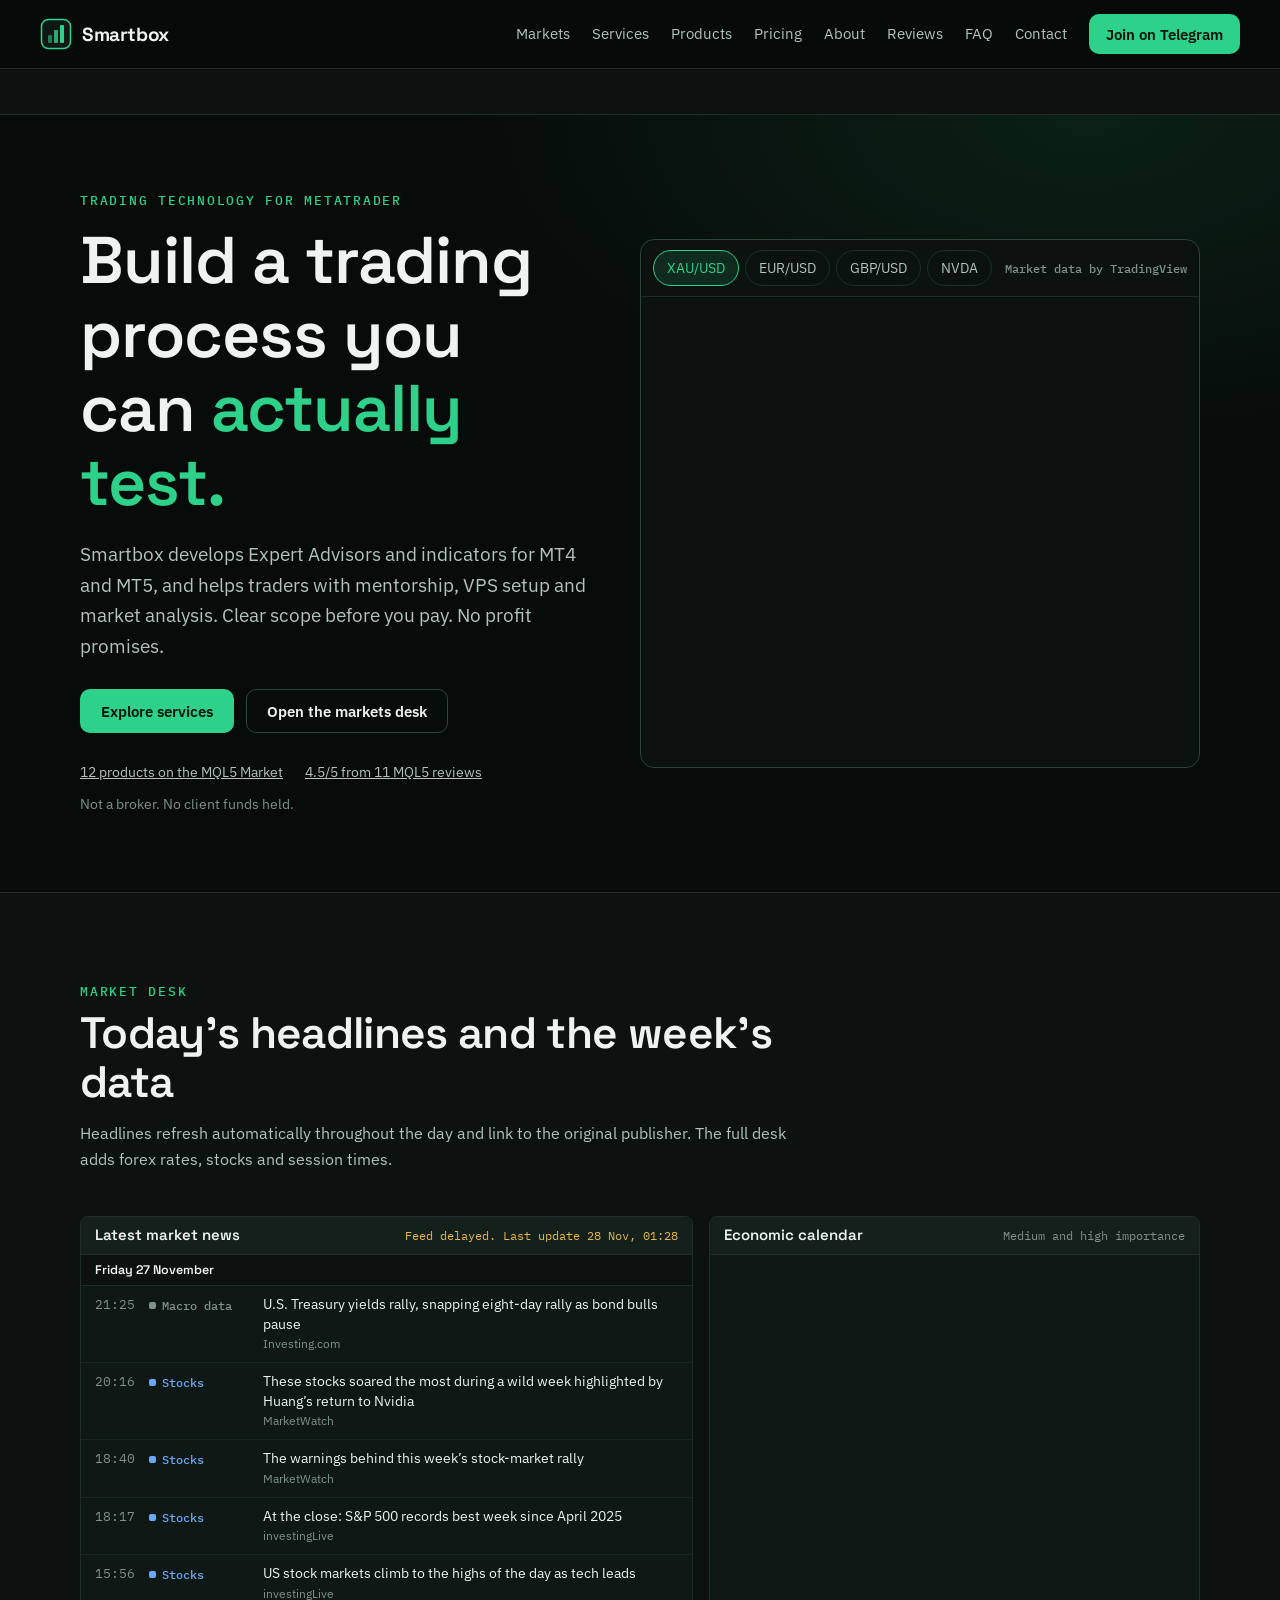
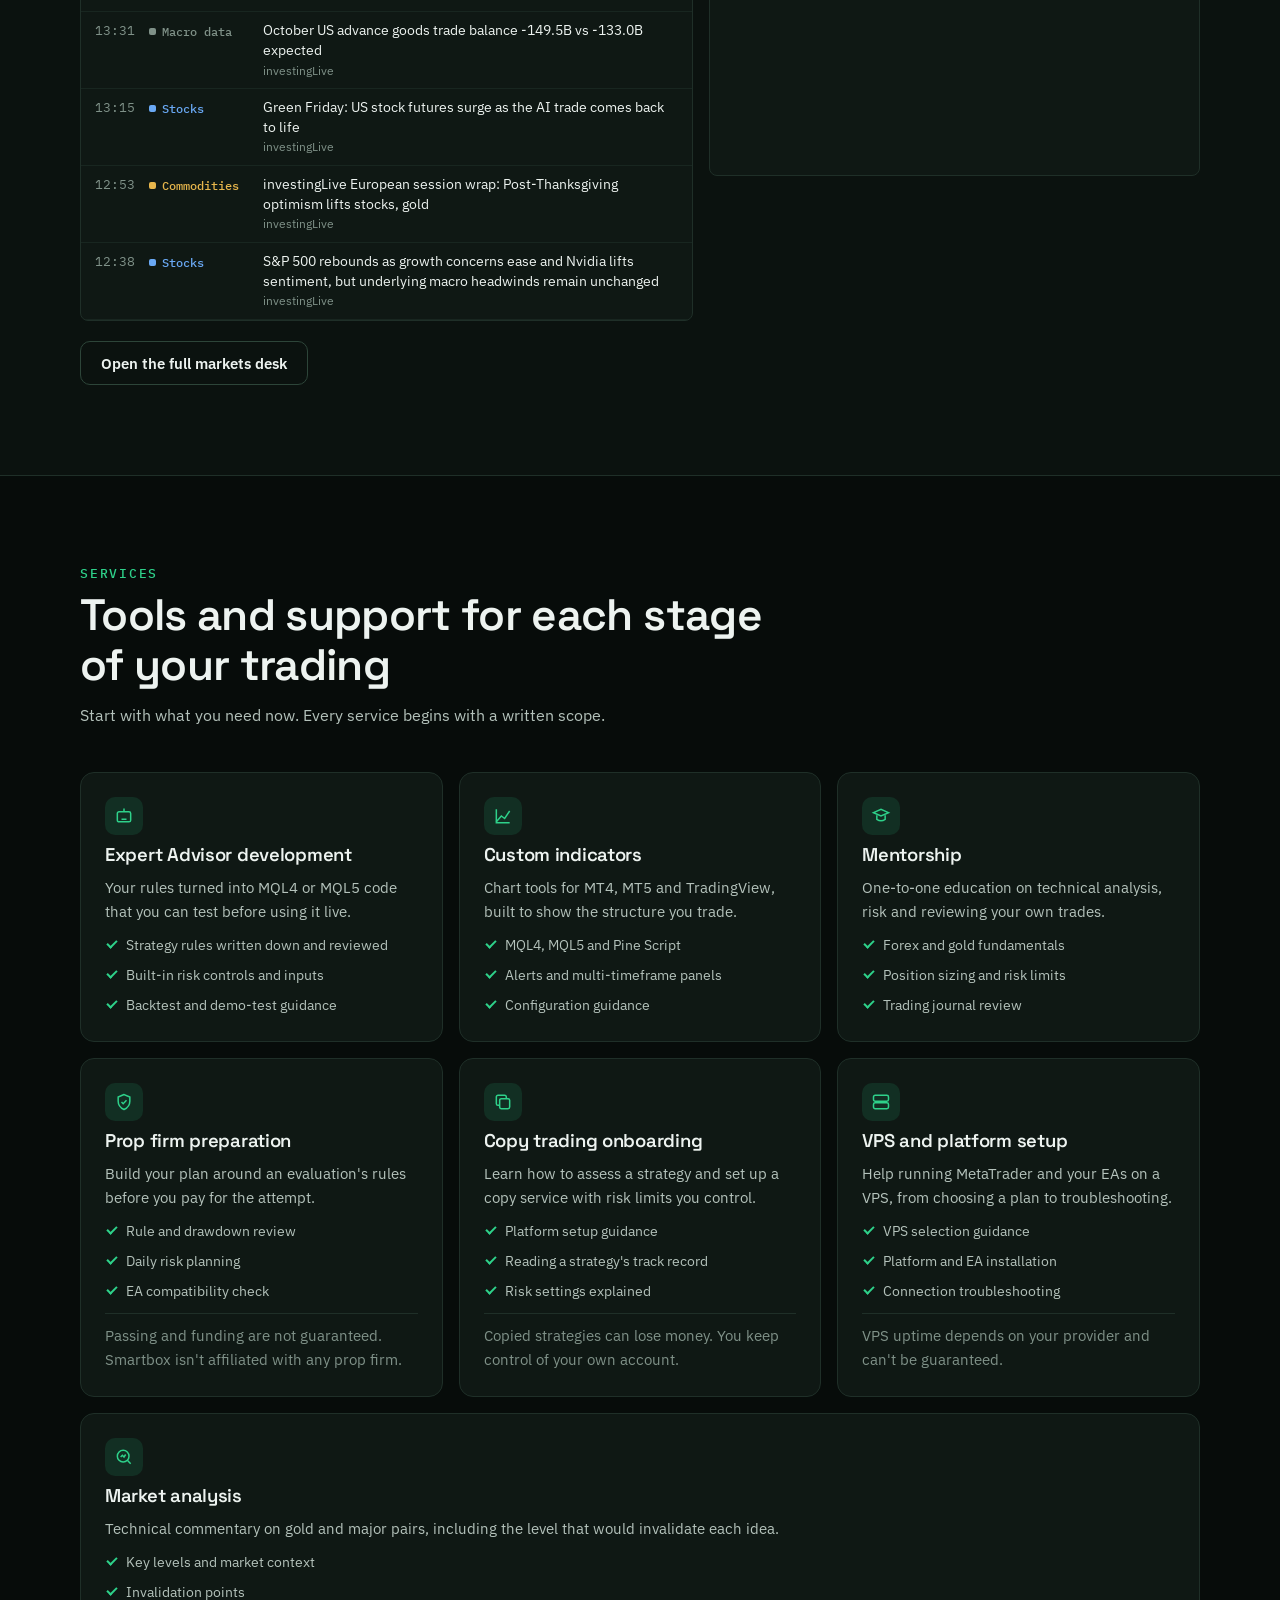
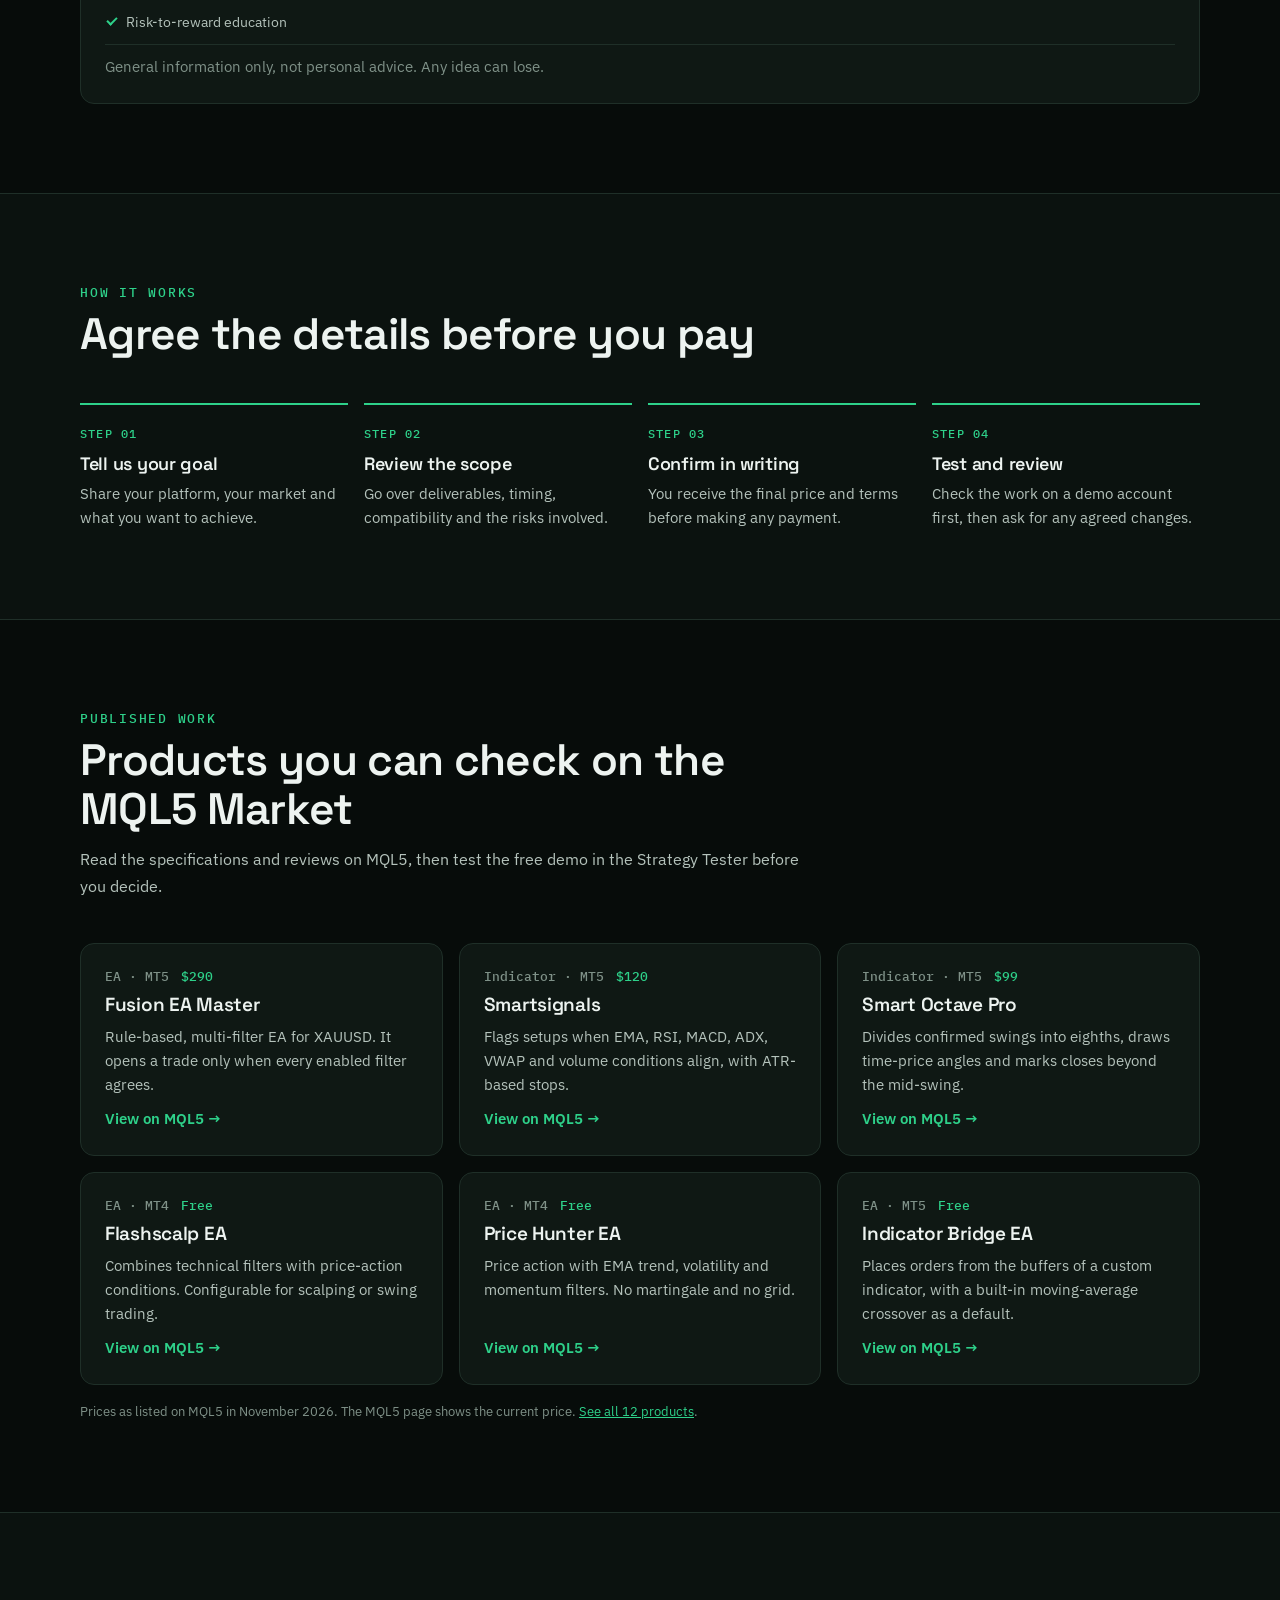
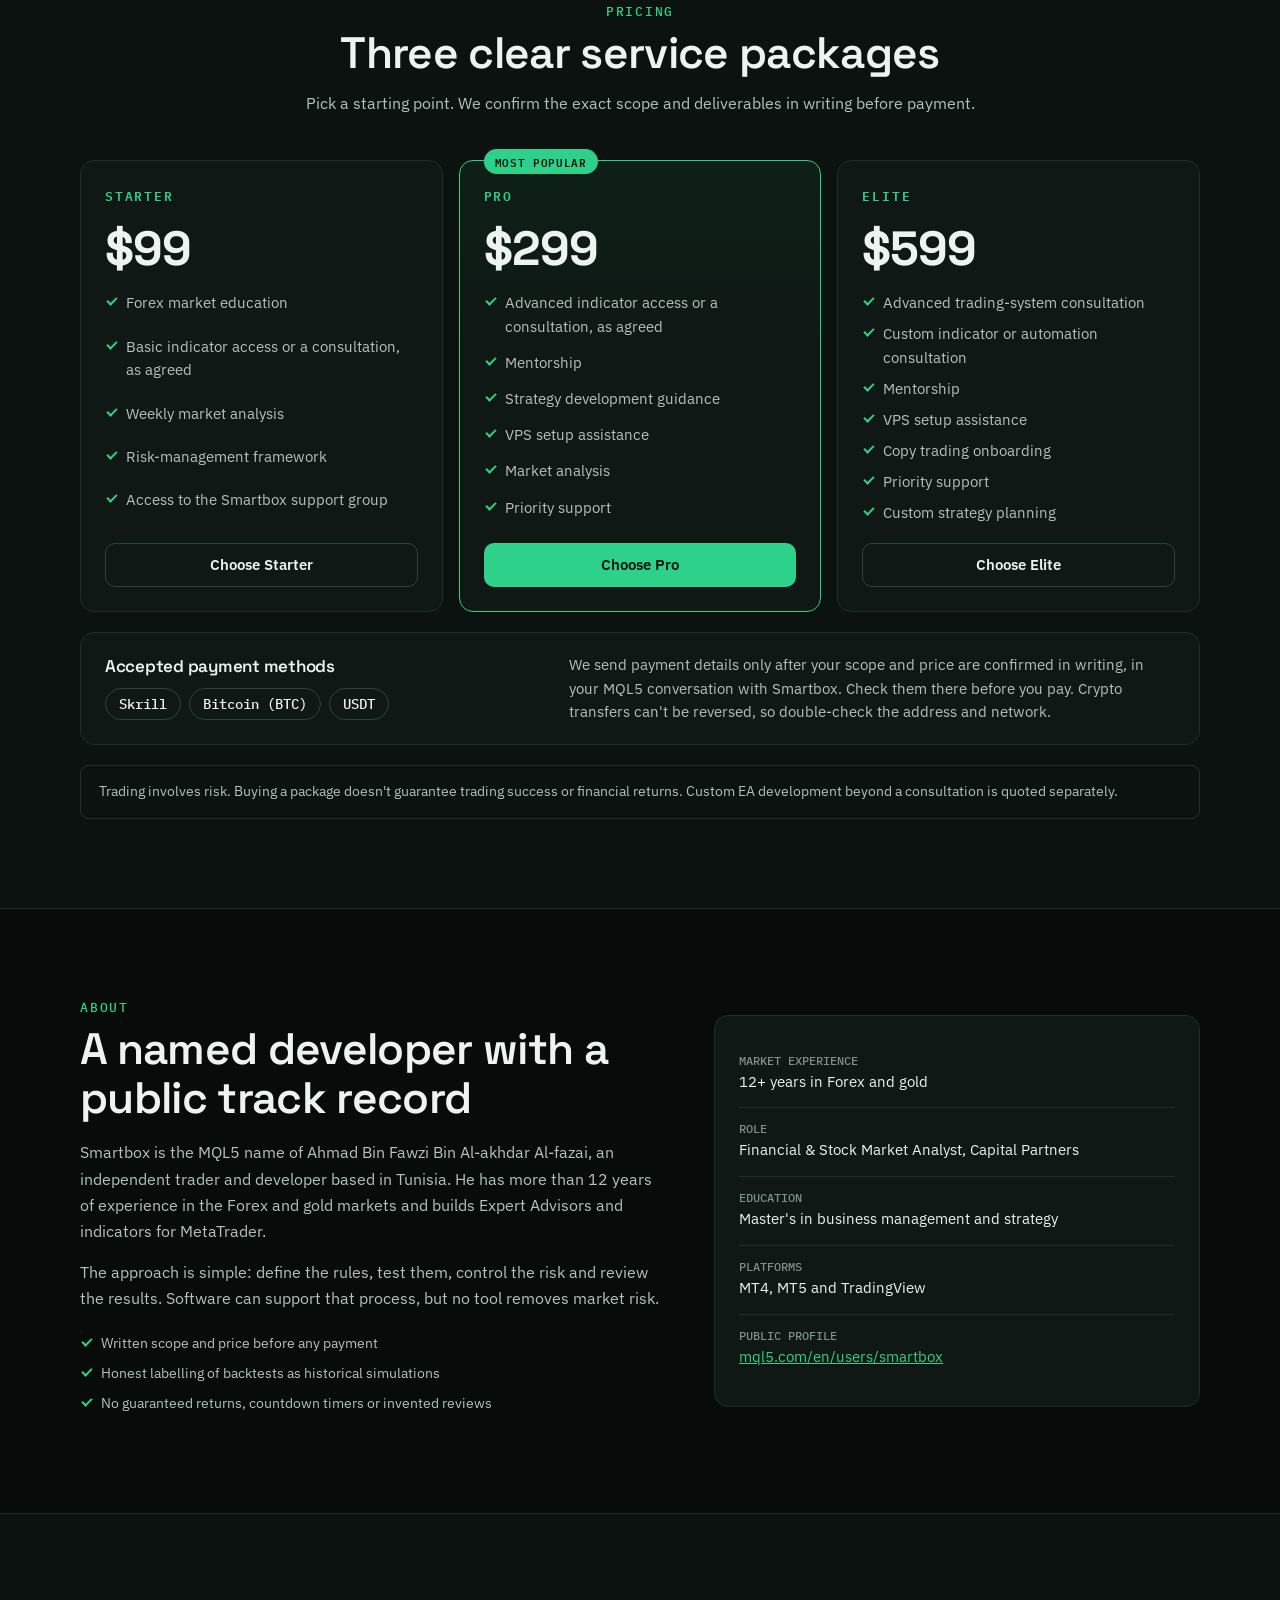
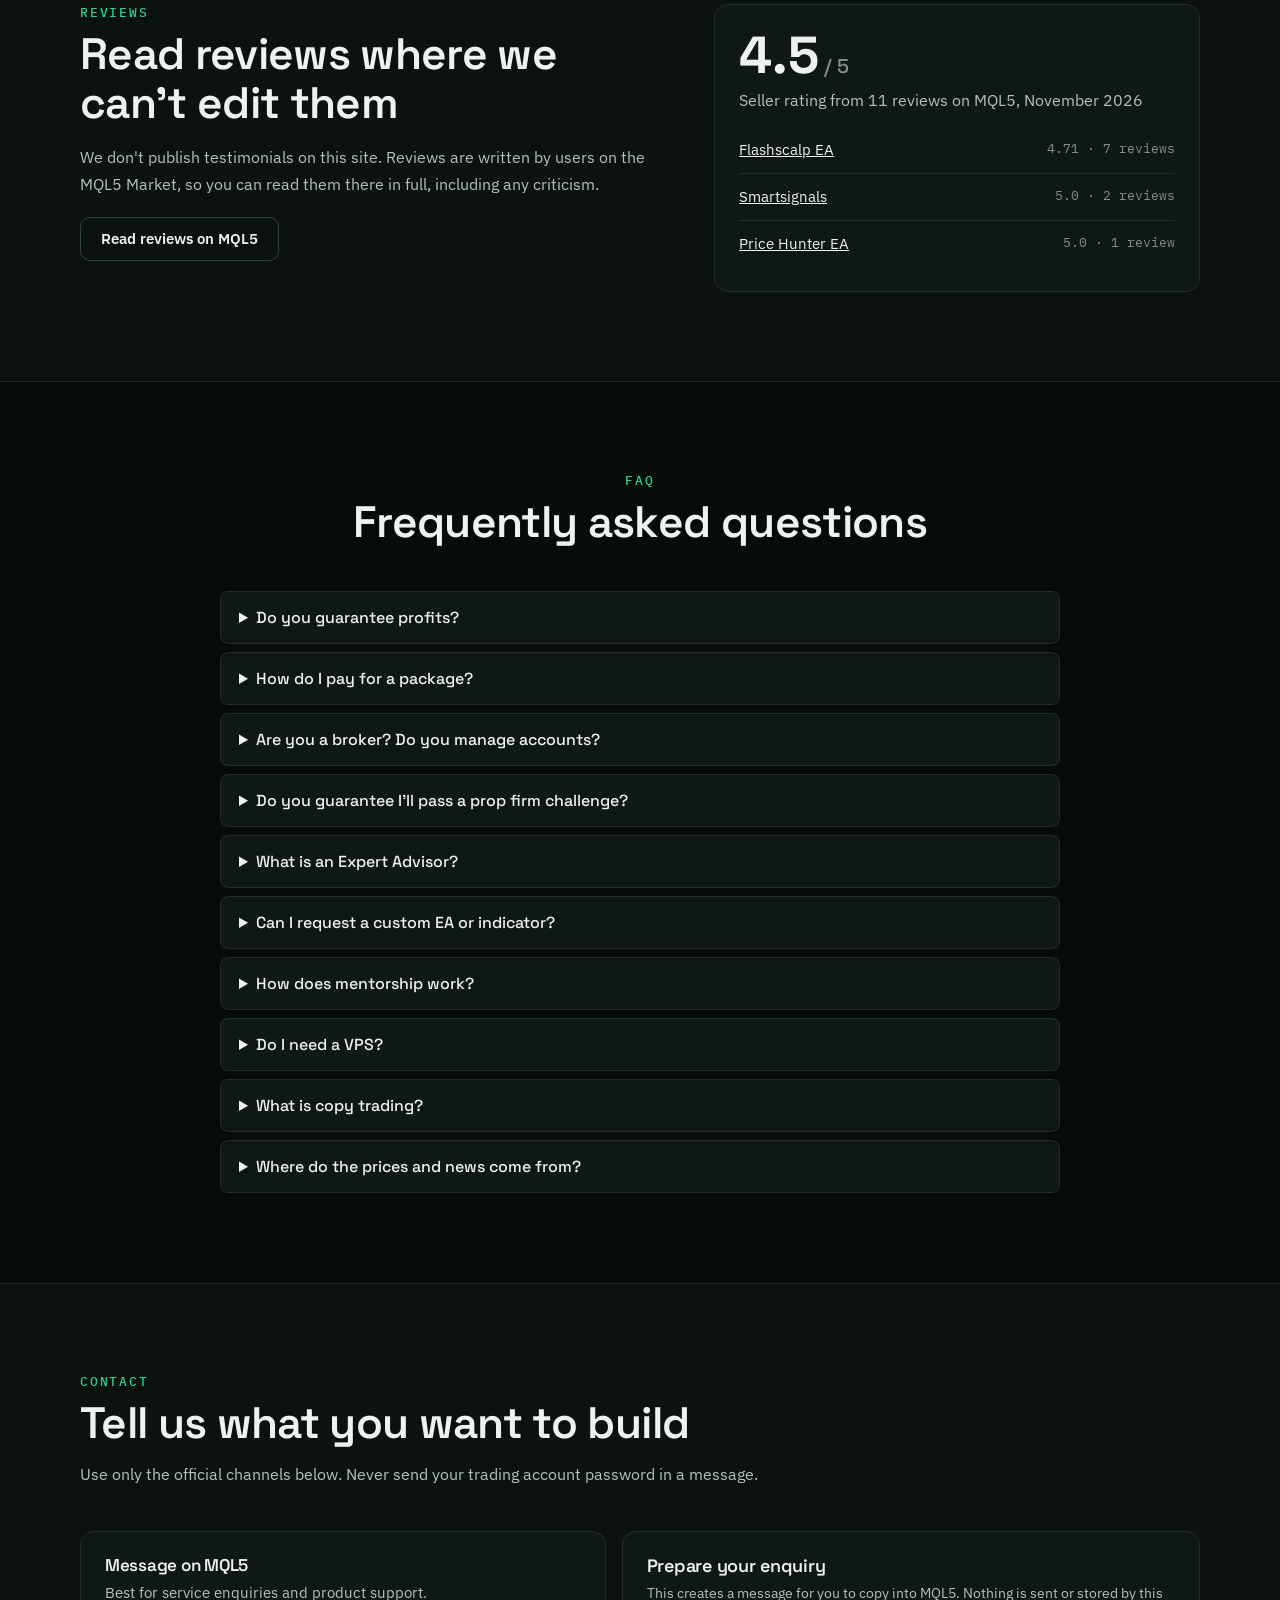
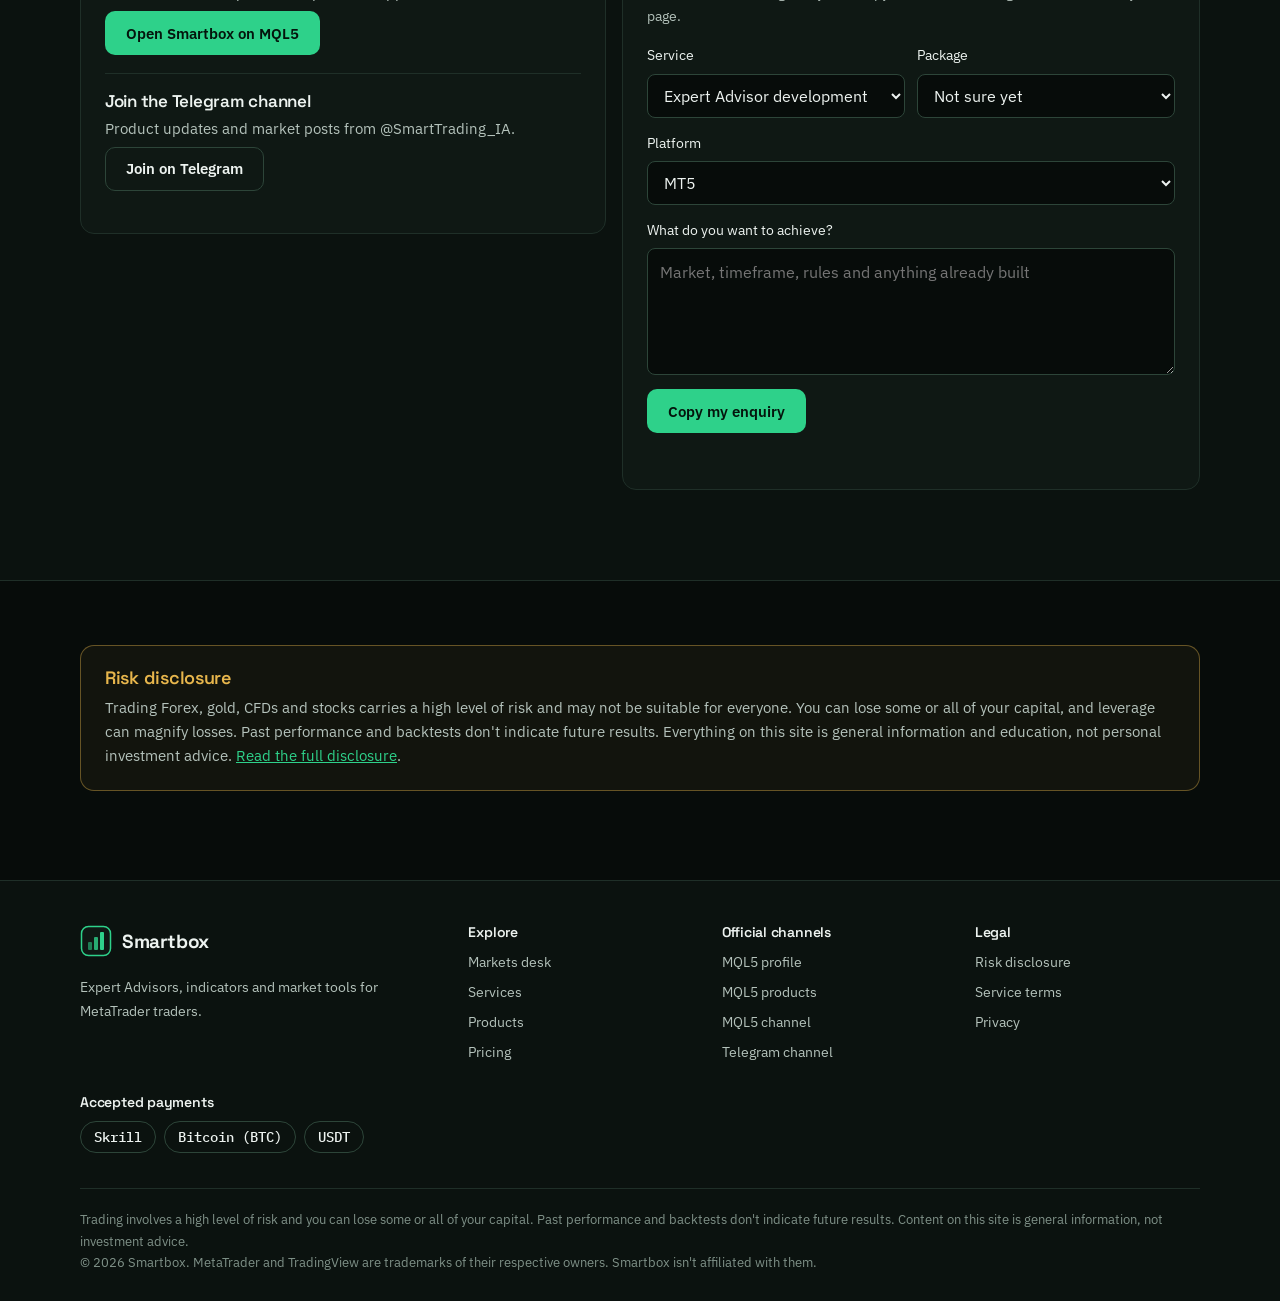
<file: index.html>
<!doctype html>
<html lang="en">
<head>
<meta charset="utf-8">
<meta name="viewport" content="width=device-width, initial-scale=1">
<title>Smartbox | Expert Advisors, Indicators and Market Tools</title>
<meta name="description" content="Smartbox builds Expert Advisors and indicators for MetaTrader, with mentorship, VPS setup, live market data and daily news. No profit promises.">
<meta property="og:title" content="Smartbox | Expert Advisors, Indicators and Market Tools">
<meta property="og:description" content="Smartbox builds Expert Advisors and indicators for MetaTrader, with mentorship, VPS setup, live market data and daily news. No profit promises.">
<meta property="og:type" content="website">
<meta name="theme-color" content="#070c0a">
<link rel="icon" href="assets/favicon.svg" type="image/svg+xml">
<link rel="preconnect" href="https://fonts.googleapis.com">
<link rel="preconnect" href="https://fonts.gstatic.com" crossorigin>
<link href="https://fonts.googleapis.com/css2?family=IBM+Plex+Mono:wght@400;500;600&family=IBM+Plex+Sans:wght@400;500;600&family=Space+Grotesk:wght@500;600;700&display=swap" rel="stylesheet">
<link rel="stylesheet" href="assets/style.css">
</head>
<body>
<a class="skip" href="#main">Skip to content</a>
<header class="site-header">
  <div class="wrap-wide" style="position:relative">
    <nav class="nav" aria-label="Main">
      <a class="brand" href="index.html" aria-label="Smartbox home"><svg viewBox="0 0 32 32" aria-hidden="true"><rect x="1.5" y="1.5" width="29" height="29" rx="7" fill="#0f1814" stroke="#2ed18a" stroke-width="1.5"/><rect x="8" y="17" width="4" height="8" rx="1" fill="#2ed18a" opacity=".55"/><rect x="14" y="12" width="4" height="13" rx="1" fill="#2ed18a" opacity=".8"/><rect x="20" y="7" width="4" height="18" rx="1" fill="#2ed18a"/></svg><span>Smartbox</span></a>
      <button class="menu-toggle" type="button" aria-expanded="false">Menu</button>
      <div class="nav-links">
        <a href="markets.html">Markets</a>
        <a href="index.html#services">Services</a>
        <a href="index.html#products">Products</a>
        <a href="index.html#pricing">Pricing</a>
        <a href="index.html#about">About</a>
        <a href="index.html#reviews">Reviews</a>
        <a href="index.html#faq">FAQ</a>
        <a href="index.html#contact">Contact</a>
        <a class="btn btn-primary" href="https://t.me/SmartTrading_IA" target="_blank" rel="noopener">Join on Telegram</a>
      </div>
    </nav>
  </div>
</header>

<div class="ticker" data-widget="ticker" aria-label="Live market prices"></div>

<main id="main">
  <section class="hero">
    <div class="wrap hero-grid">
      <div>
        <p class="eyebrow">Trading technology for MetaTrader</p>
        <h1>Build a trading process you can <em>actually test.</em></h1>
        <p class="lead">Smartbox develops Expert Advisors and indicators for MT4 and MT5, and helps traders with mentorship, VPS setup and market analysis. Clear scope before you pay. No profit promises.</p>
        <div class="hero-actions">
          <a class="btn btn-primary" href="#services">Explore services</a>
          <a class="btn btn-ghost" href="markets.html">Open the markets desk</a>
        </div>
        <div class="trust-row">
          <a href="https://www.mql5.com/en/users/smartbox/seller" target="_blank" rel="noopener">12 products on the MQL5 Market</a>
          <a href="#reviews">4.5/5 from 11 MQL5 reviews</a>
          <span>Not a broker. No client funds held.</span>
        </div>
      </div>
      <div class="chart-card">
        <div class="chart-tabs" role="group" aria-label="Chart symbol">
          <button class="chip" type="button" data-symbol="OANDA:XAUUSD" aria-pressed="true">XAU/USD</button>
          <button class="chip" type="button" data-symbol="FX:EURUSD" aria-pressed="false">EUR/USD</button>
          <button class="chip" type="button" data-symbol="FX:GBPUSD" aria-pressed="false">GBP/USD</button>
          <button class="chip" type="button" data-symbol="NASDAQ:NVDA" aria-pressed="false">NVDA</button>
          <span class="live">Market data by TradingView</span>
        </div>
        <div class="chart-host" data-chart="OANDA:XAUUSD"></div>
      </div>
    </div>
  </section>

  <section class="section section-alt" id="desk">
    <div class="wrap">
      <div class="section-head">
        <p class="eyebrow">Market desk</p>
        <h2>Today's headlines and the week's data</h2>
        <p>Headlines refresh automatically throughout the day and link to the original publisher. The full desk adds forex rates, stocks and session times.</p>
      </div>
      <div class="desk-grid">
        <div class="panel">
          <div class="panel-head"><h3>Latest market news</h3><span class="panel-note" data-news-updated></span></div>
          <ul class="news-list compact" data-news="9"><li class="news-empty">Loading headlines…</li></ul>
        </div>
        <div class="panel">
          <div class="panel-head"><h3>Economic calendar</h3><span class="panel-note">Medium and high importance</span></div>
          <div class="panel-body h-md" data-widget="calendar"></div>
        </div>
      </div>
      <p style="margin-top:20px"><a class="btn btn-ghost" href="markets.html">Open the full markets desk</a></p>
    </div>
  </section>

  <section class="section" id="services">
    <div class="wrap">
      <div class="section-head">
        <p class="eyebrow">Services</p>
        <h2>Tools and support for each stage of your trading</h2>
        <p>Start with what you need now. Every service begins with a written scope.</p>
      </div>
      <div class="grid-3">
        <article class="card service">
          <div class="service-icon"><svg viewBox="0 0 24 24" fill="none" stroke="currentColor" stroke-width="1.8" aria-hidden="true"><rect x="4" y="7" width="16" height="12" rx="2"/><path d="M12 7V3M9 12h.01M15 12h.01M9 16h6"/></svg></div>
          <h3>Expert Advisor development</h3>
          <p>Your rules turned into MQL4 or MQL5 code that you can test before using it live.</p>
          <ul class="ticks"><li>Strategy rules written down and reviewed</li><li>Built-in risk controls and inputs</li><li>Backtest and demo-test guidance</li></ul>
        </article>
        <article class="card service">
          <div class="service-icon"><svg viewBox="0 0 24 24" fill="none" stroke="currentColor" stroke-width="1.8" aria-hidden="true"><path d="M4 19 10 12l4 3 6-9"/><path d="M4 4v16h16"/></svg></div>
          <h3>Custom indicators</h3>
          <p>Chart tools for MT4, MT5 and TradingView, built to show the structure you trade.</p>
          <ul class="ticks"><li>MQL4, MQL5 and Pine Script</li><li>Alerts and multi-timeframe panels</li><li>Configuration guidance</li></ul>
        </article>
        <article class="card service">
          <div class="service-icon"><svg viewBox="0 0 24 24" fill="none" stroke="currentColor" stroke-width="1.8" aria-hidden="true"><path d="M3 8l9-4 9 4-9 4-9-4Z"/><path d="M7 11v5c3 2 7 2 10 0v-5"/></svg></div>
          <h3>Mentorship</h3>
          <p>One-to-one education on technical analysis, risk and reviewing your own trades.</p>
          <ul class="ticks"><li>Forex and gold fundamentals</li><li>Position sizing and risk limits</li><li>Trading journal review</li></ul>
        </article>
        <article class="card service">
          <div class="service-icon"><svg viewBox="0 0 24 24" fill="none" stroke="currentColor" stroke-width="1.8" aria-hidden="true"><path d="M12 3 5 6v5c0 5 3 8 7 10 4-2 7-5 7-10V6l-7-3Z"/><path d="m9 12 2 2 4-4"/></svg></div>
          <h3>Prop firm preparation</h3>
          <p>Build your plan around an evaluation's rules before you pay for the attempt.</p>
          <ul class="ticks"><li>Rule and drawdown review</li><li>Daily risk planning</li><li>EA compatibility check</li></ul>
          <p class="note">Passing and funding are not guaranteed. Smartbox isn't affiliated with any prop firm.</p>
        </article>
        <article class="card service">
          <div class="service-icon"><svg viewBox="0 0 24 24" fill="none" stroke="currentColor" stroke-width="1.8" aria-hidden="true"><rect x="8" y="8" width="12" height="12" rx="2"/><path d="M16 8V6a2 2 0 0 0-2-2H6a2 2 0 0 0-2 2v8a2 2 0 0 0 2 2h2"/></svg></div>
          <h3>Copy trading onboarding</h3>
          <p>Learn how to assess a strategy and set up a copy service with risk limits you control.</p>
          <ul class="ticks"><li>Platform setup guidance</li><li>Reading a strategy's track record</li><li>Risk settings explained</li></ul>
          <p class="note">Copied strategies can lose money. You keep control of your own account.</p>
        </article>
        <article class="card service">
          <div class="service-icon"><svg viewBox="0 0 24 24" fill="none" stroke="currentColor" stroke-width="1.8" aria-hidden="true"><rect x="3" y="4" width="18" height="7" rx="2"/><rect x="3" y="13" width="18" height="7" rx="2"/><path d="M7 7.5h.01M7 16.5h.01"/></svg></div>
          <h3>VPS and platform setup</h3>
          <p>Help running MetaTrader and your EAs on a VPS, from choosing a plan to troubleshooting.</p>
          <ul class="ticks"><li>VPS selection guidance</li><li>Platform and EA installation</li><li>Connection troubleshooting</li></ul>
          <p class="note">VPS uptime depends on your provider and can't be guaranteed.</p>
        </article>
        <article class="card service">
          <div class="service-icon"><svg viewBox="0 0 24 24" fill="none" stroke="currentColor" stroke-width="1.8" aria-hidden="true"><circle cx="11" cy="11" r="7"/><path d="m20 20-4-4M8 12l2-2 2 2 2-3"/></svg></div>
          <h3>Market analysis</h3>
          <p>Technical commentary on gold and major pairs, including the level that would invalidate each idea.</p>
          <ul class="ticks"><li>Key levels and market context</li><li>Invalidation points</li><li>Risk-to-reward education</li></ul>
          <p class="note">General information only, not personal advice. Any idea can lose.</p>
        </article>
      </div>
    </div>
  </section>

  <section class="section section-alt" id="process">
    <div class="wrap">
      <div class="section-head"><p class="eyebrow">How it works</p><h2>Agree the details before you pay</h2></div>
      <ol class="steps" style="list-style:none;margin:0;padding:0">
        <li class="step"><h3>Tell us your goal</h3><p>Share your platform, your market and what you want to achieve.</p></li>
        <li class="step"><h3>Review the scope</h3><p>Go over deliverables, timing, compatibility and the risks involved.</p></li>
        <li class="step"><h3>Confirm in writing</h3><p>You receive the final price and terms before making any payment.</p></li>
        <li class="step"><h3>Test and review</h3><p>Check the work on a demo account first, then ask for any agreed changes.</p></li>
      </ol>
    </div>
  </section>

  <section class="section" id="products">
    <div class="wrap">
      <div class="section-head">
        <p class="eyebrow">Published work</p>
        <h2>Products you can check on the MQL5 Market</h2>
        <p>Read the specifications and reviews on MQL5, then test the free demo in the Strategy Tester before you decide.</p>
      </div>
      <div class="grid-3">
        <article class="card product"><div class="product-meta"><span>EA · MT5</span><span class="price-tag">$290</span></div><h3>Fusion EA Master</h3><p>Rule-based, multi-filter EA for XAUUSD. It opens a trade only when every enabled filter agrees.</p><a class="text-link" href="https://www.mql5.com/en/market/product/145303" target="_blank" rel="noopener">View on MQL5 →</a></article>
        <article class="card product"><div class="product-meta"><span>Indicator · MT5</span><span class="price-tag">$120</span></div><h3>Smartsignals</h3><p>Flags setups when EMA, RSI, MACD, ADX, VWAP and volume conditions align, with ATR-based stops.</p><a class="text-link" href="https://www.mql5.com/en/market/product/172113" target="_blank" rel="noopener">View on MQL5 →</a></article>
        <article class="card product"><div class="product-meta"><span>Indicator · MT5</span><span class="price-tag">$99</span></div><h3>Smart Octave Pro</h3><p>Divides confirmed swings into eighths, draws time-price angles and marks closes beyond the mid-swing.</p><a class="text-link" href="https://www.mql5.com/en/market/product/204646" target="_blank" rel="noopener">View on MQL5 →</a></article>
        <article class="card product"><div class="product-meta"><span>EA · MT4</span><span class="price-tag">Free</span></div><h3>Flashscalp EA</h3><p>Combines technical filters with price-action conditions. Configurable for scalping or swing trading.</p><a class="text-link" href="https://www.mql5.com/en/market/product/148141" target="_blank" rel="noopener">View on MQL5 →</a></article>
        <article class="card product"><div class="product-meta"><span>EA · MT4</span><span class="price-tag">Free</span></div><h3>Price Hunter EA</h3><p>Price action with EMA trend, volatility and momentum filters. No martingale and no grid.</p><a class="text-link" href="https://www.mql5.com/en/market/product/148405" target="_blank" rel="noopener">View on MQL5 →</a></article>
        <article class="card product"><div class="product-meta"><span>EA · MT5</span><span class="price-tag">Free</span></div><h3>Indicator Bridge EA</h3><p>Places orders from the buffers of a custom indicator, with a built-in moving-average crossover as a default.</p><a class="text-link" href="https://www.mql5.com/en/market/product/206382" target="_blank" rel="noopener">View on MQL5 →</a></article>
      </div>
      <p class="fine">Prices as listed on MQL5 in November 2026. The MQL5 page shows the current price. <a href="https://www.mql5.com/en/users/smartbox/seller" target="_blank" rel="noopener">See all 12 products</a>.</p>
    </div>
  </section>

  <section class="section section-alt" id="pricing">
    <div class="wrap">
      <div class="section-head center">
        <p class="eyebrow">Pricing</p>
        <h2>Three clear service packages</h2>
        <p>Pick a starting point. We confirm the exact scope and deliverables in writing before payment.</p>
      </div>
      <div class="pricing">
        <article class="card plan">
          <div><p class="plan-name">STARTER</p></div>
          <p class="plan-price">$99</p>
          <ul class="ticks"><li>Forex market education</li><li>Basic indicator access or a consultation, as agreed</li><li>Weekly market analysis</li><li>Risk-management framework</li><li>Access to the Smartbox support group</li></ul>
          <a class="btn btn-ghost" href="#contact" data-package="Starter ($99)">Choose Starter</a>
        </article>
        <article class="card plan featured">
          <span class="badge">MOST POPULAR</span>
          <div><p class="plan-name">PRO</p></div>
          <p class="plan-price">$299</p>
          <ul class="ticks"><li>Advanced indicator access or a consultation, as agreed</li><li>Mentorship</li><li>Strategy development guidance</li><li>VPS setup assistance</li><li>Market analysis</li><li>Priority support</li></ul>
          <a class="btn btn-primary" href="#contact" data-package="Pro ($299)">Choose Pro</a>
        </article>
        <article class="card plan">
          <div><p class="plan-name">ELITE</p></div>
          <p class="plan-price">$599</p>
          <ul class="ticks"><li>Advanced trading-system consultation</li><li>Custom indicator or automation consultation</li><li>Mentorship</li><li>VPS setup assistance</li><li>Copy trading onboarding</li><li>Priority support</li><li>Custom strategy planning</li></ul>
          <a class="btn btn-ghost" href="#contact" data-package="Elite ($599)">Choose Elite</a>
        </article>
      </div>
      <div class="payments" aria-labelledby="payments-title">
        <div>
          <h3 id="payments-title">Accepted payment methods</h3>
          <ul class="pay-list">
            <li>Skrill</li>
            <li>Bitcoin (BTC)</li>
            <li>USDT</li>
          </ul>
        </div>
        <p>We send payment details only after your scope and price are confirmed in writing, in your MQL5 conversation with Smartbox. Check them there before you pay. Crypto transfers can't be reversed, so double-check the address and network.</p>
      </div>
      <p class="terms-box">Trading involves risk. Buying a package doesn't guarantee trading success or financial returns. Custom EA development beyond a consultation is quoted separately.</p>
    </div>
  </section>

  <section class="section" id="about">
    <div class="wrap about-grid">
      <div>
        <p class="eyebrow">About</p>
        <h2>A named developer with a public track record</h2>
        <p>Smartbox is the MQL5 name of Ahmad Bin Fawzi Bin Al-akhdar Al-fazai, an independent trader and developer based in Tunisia. He has more than 12 years of experience in the Forex and gold markets and builds Expert Advisors and indicators for MetaTrader.</p>
        <p>The approach is simple: define the rules, test them, control the risk and review the results. Software can support that process, but no tool removes market risk.</p>
        <ul class="ticks" style="margin-top:20px">
          <li>Written scope and price before any payment</li>
          <li>Honest labelling of backtests as historical simulations</li>
          <li>No guaranteed returns, countdown timers or invented reviews</li>
        </ul>
      </div>
      <dl class="card facts">
        <div><dt>MARKET EXPERIENCE</dt><dd>12+ years in Forex and gold</dd></div>
        <div><dt>ROLE</dt><dd>Financial &amp; Stock Market Analyst, Capital Partners</dd></div>
        <div><dt>EDUCATION</dt><dd>Master's in business management and strategy</dd></div>
        <div><dt>PLATFORMS</dt><dd>MT4, MT5 and TradingView</dd></div>
        <div><dt>PUBLIC PROFILE</dt><dd><a href="https://www.mql5.com/en/users/smartbox" target="_blank" rel="noopener">mql5.com/en/users/smartbox</a></dd></div>
      </dl>
    </div>
  </section>

  <section class="section section-alt" id="reviews">
    <div class="wrap about-grid">
      <div>
        <p class="eyebrow">Reviews</p>
        <h2>Read reviews where we can't edit them</h2>
        <p>We don't publish testimonials on this site. Reviews are written by users on the MQL5 Market, so you can read them there in full, including any criticism.</p>
        <p style="margin-top:20px"><a class="btn btn-ghost" href="https://www.mql5.com/en/users/smartbox/seller" target="_blank" rel="noopener">Read reviews on MQL5</a></p>
      </div>
      <div class="card">
        <p class="score">4.5<small> / 5</small></p>
        <p style="margin:6px 0 14px">Seller rating from 11 reviews on MQL5, November 2026</p>
        <div class="review-line"><a href="https://www.mql5.com/en/market/product/148141" target="_blank" rel="noopener">Flashscalp EA</a><span>4.71 · 7 reviews</span></div>
        <div class="review-line"><a href="https://www.mql5.com/en/market/product/172113" target="_blank" rel="noopener">Smartsignals</a><span>5.0 · 2 reviews</span></div>
        <div class="review-line"><a href="https://www.mql5.com/en/market/product/148405" target="_blank" rel="noopener">Price Hunter EA</a><span>5.0 · 1 review</span></div>
      </div>
    </div>
  </section>

  <section class="section" id="faq">
    <div class="wrap">
      <div class="section-head center"><p class="eyebrow">FAQ</p><h2>Frequently asked questions</h2></div>
      <div class="faq">
        <details><summary>Do you guarantee profits?</summary><p>No. Trading can lose money, including with a well-tested EA. Backtests are historical simulations and don't predict future results.</p></details>
        <details><summary>How do I pay for a package?</summary><p>You can pay by Skrill, Bitcoin or USDT. Once the scope and price are confirmed in writing, you'll receive the payment details and, for USDT, the network to use in your MQL5 conversation. Products on the MQL5 Market are bought directly through MQL5.</p></details>
        <details><summary>Are you a broker? Do you manage accounts?</summary><p>No. Smartbox doesn't accept deposits, hold client funds or trade on your behalf. You choose your own broker and stay in control of your account.</p></details>
        <details><summary>Do you guarantee I'll pass a prop firm challenge?</summary><p>No. We help you understand the rules and plan your risk. Passing and funding depend on your trading and the firm's decision.</p></details>
        <details><summary>What is an Expert Advisor?</summary><p>An Expert Advisor (EA) is a program that runs in MetaTrader and follows coded rules to analyse the market and manage orders. It still needs testing, sensible settings and monitoring.</p></details>
        <details><summary>Can I request a custom EA or indicator?</summary><p>Yes. Send your rules, platform and market. We'll tell you whether it's feasible and give you a written scope and quote before any payment.</p></details>
        <details><summary>How does mentorship work?</summary><p>Topics and format are agreed around your level. Sessions focus on analysis, risk management and reviewing your own trades. It's education, not personal investment advice.</p></details>
        <details><summary>Do I need a VPS?</summary><p>Usually only if an EA must run while your computer is off. A VPS improves availability but can't guarantee uninterrupted running.</p></details>
        <details><summary>What is copy trading?</summary><p>It automatically mirrors another trader's strategy on your account. Their losses can be copied too, and past results don't predict future ones.</p></details>
        <details><summary>Where do the prices and news come from?</summary><p>Prices, charts and the calendar are provided by TradingView and may be delayed. Headlines come from public news feeds and link to the original publisher. Smartbox doesn't write or endorse them.</p></details>
      </div>
    </div>
  </section>

  <section class="section section-alt" id="contact">
    <div class="wrap">
      <div class="section-head"><p class="eyebrow">Contact</p><h2>Tell us what you want to build</h2><p>Use only the official channels below. Never send your trading account password in a message.</p></div>
      <div class="contact-grid">
        <div class="card">
          <div class="contact-option">
            <h3>Message on MQL5</h3>
            <p>Best for service enquiries and product support.</p>
            <p><a class="btn btn-primary" href="https://www.mql5.com/en/users/smartbox" target="_blank" rel="noopener">Open Smartbox on MQL5</a></p>
          </div>
          <div class="contact-option">
            <h3>Join the Telegram channel</h3>
            <p>Product updates and market posts from @SmartTrading_IA.</p>
            <p><a class="btn btn-ghost" href="https://t.me/SmartTrading_IA" target="_blank" rel="noopener">Join on Telegram</a></p>
          </div>
        </div>
        <form class="card" data-enquiry>
          <h3 style="font-size:18px;margin-bottom:6px">Prepare your enquiry</h3>
          <p style="font-size:14px;margin-bottom:16px">This creates a message for you to copy into MQL5. Nothing is sent or stored by this page.</p>
          <div class="field-row">
            <label class="field">Service
              <select name="service">
                <option>Expert Advisor development</option><option>Custom indicator</option><option>Mentorship</option><option>Prop firm preparation</option><option>Copy trading onboarding</option><option>VPS and platform setup</option><option>Market analysis</option><option>General question</option>
              </select>
            </label>
            <label class="field">Package
              <select name="package">
                <option>Not sure yet</option><option>Starter ($99)</option><option>Pro ($299)</option><option>Elite ($599)</option><option>Custom quote</option>
              </select>
            </label>
          </div>
          <label class="field">Platform
            <select name="platform"><option>MT5</option><option>MT4</option><option>TradingView</option><option>Other</option></select>
          </label>
          <label class="field">What do you want to achieve?
            <textarea name="details" rows="4" required placeholder="Market, timeframe, rules and anything already built"></textarea>
          </label>
          <button class="btn btn-primary" type="submit">Copy my enquiry</button>
          <textarea data-enquiry-output hidden readonly aria-label="Your enquiry"></textarea>
          <p class="form-status" data-enquiry-status role="status"></p>
        </form>
      </div>
    </div>
  </section>

  <section class="section" id="risk" style="padding-top:clamp(40px,5vw,64px)">
    <div class="wrap">
      <div class="risk">
        <h2>Risk disclosure</h2>
        <p>Trading Forex, gold, CFDs and stocks carries a high level of risk and may not be suitable for everyone. You can lose some or all of your capital, and leverage can magnify losses. Past performance and backtests don't indicate future results. Everything on this site is general information and education, not personal investment advice. <a href="legal.html">Read the full disclosure</a>.</p>
      </div>
    </div>
  </section>
</main>

<footer class="site-footer">
  <div class="wrap">
    <div class="footer-grid">
      <div>
        <a class="brand" href="index.html"><svg viewBox="0 0 32 32" aria-hidden="true"><rect x="1.5" y="1.5" width="29" height="29" rx="7" fill="#0f1814" stroke="#2ed18a" stroke-width="1.5"/><rect x="8" y="17" width="4" height="8" rx="1" fill="#2ed18a" opacity=".55"/><rect x="14" y="12" width="4" height="13" rx="1" fill="#2ed18a" opacity=".8"/><rect x="20" y="7" width="4" height="18" rx="1" fill="#2ed18a"/></svg><span>Smartbox</span></a>
        <p style="margin-top:12px;max-width:38ch">Expert Advisors, indicators and market tools for MetaTrader traders.</p>
      </div>
      <div><h3>Explore</h3><ul><li><a href="markets.html">Markets desk</a></li><li><a href="index.html#services">Services</a></li><li><a href="index.html#products">Products</a></li><li><a href="index.html#pricing">Pricing</a></li></ul></div>
      <div><h3>Official channels</h3><ul><li><a href="https://www.mql5.com/en/users/smartbox" target="_blank" rel="noopener">MQL5 profile</a></li><li><a href="https://www.mql5.com/en/users/smartbox/seller" target="_blank" rel="noopener">MQL5 products</a></li><li><a href="https://www.mql5.com/en/channels/smarttradingai" target="_blank" rel="noopener">MQL5 channel</a></li><li><a href="https://t.me/SmartTrading_IA" target="_blank" rel="noopener">Telegram channel</a></li></ul></div>
      <div><h3>Legal</h3><ul><li><a href="legal.html#risk">Risk disclosure</a></li><li><a href="legal.html#terms">Service terms</a></li><li><a href="legal.html#privacy">Privacy</a></li></ul></div>
    </div>
    <div style="margin-top:24px"><h3>Accepted payments</h3><ul class="pay-list"><li>Skrill</li><li>Bitcoin (BTC)</li><li>USDT</li></ul></div>
    <p class="footer-risk">Trading involves a high level of risk and you can lose some or all of your capital. Past performance and backtests don't indicate future results. Content on this site is general information, not investment advice.<br>© <span data-year>2026</span> Smartbox. MetaTrader and TradingView are trademarks of their respective owners. Smartbox isn't affiliated with them.</p>
  </div>
</footer>
<script src="assets/app.js" defer></script>
</body>
</html>
</file>
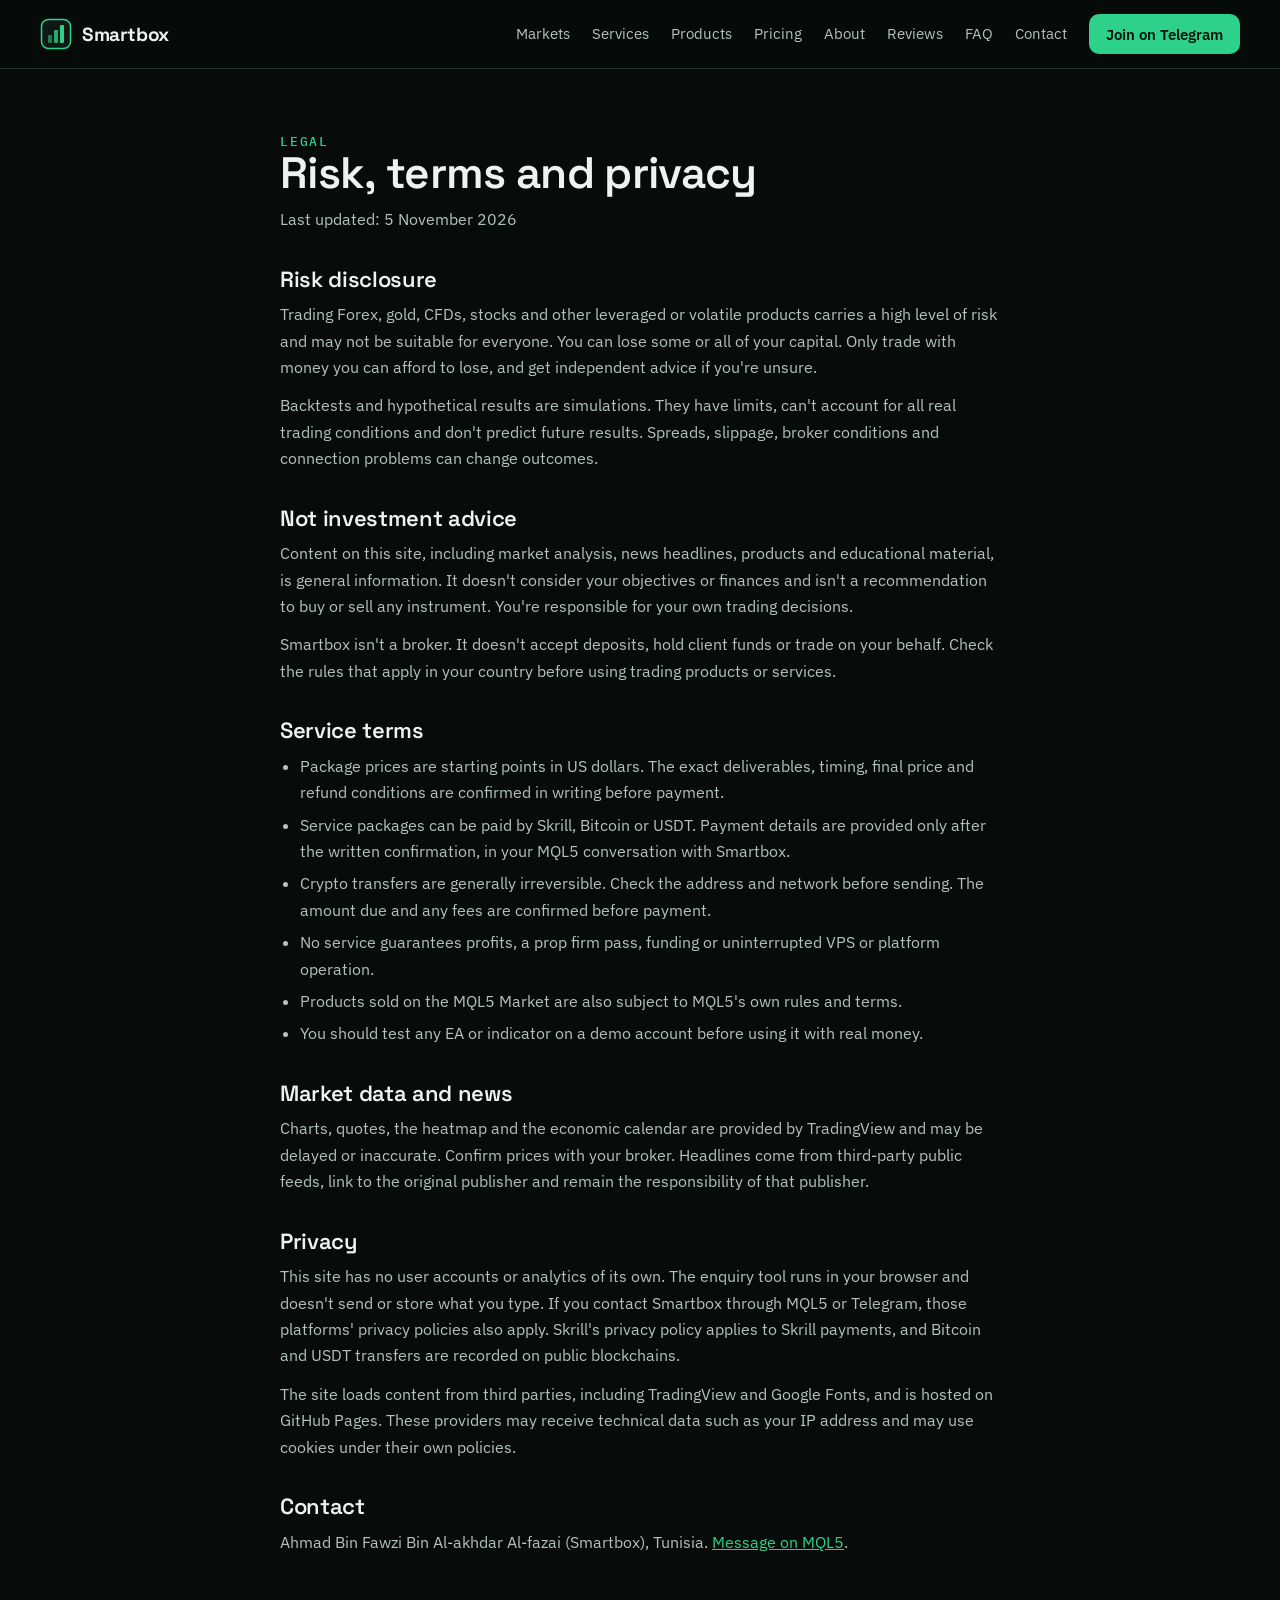
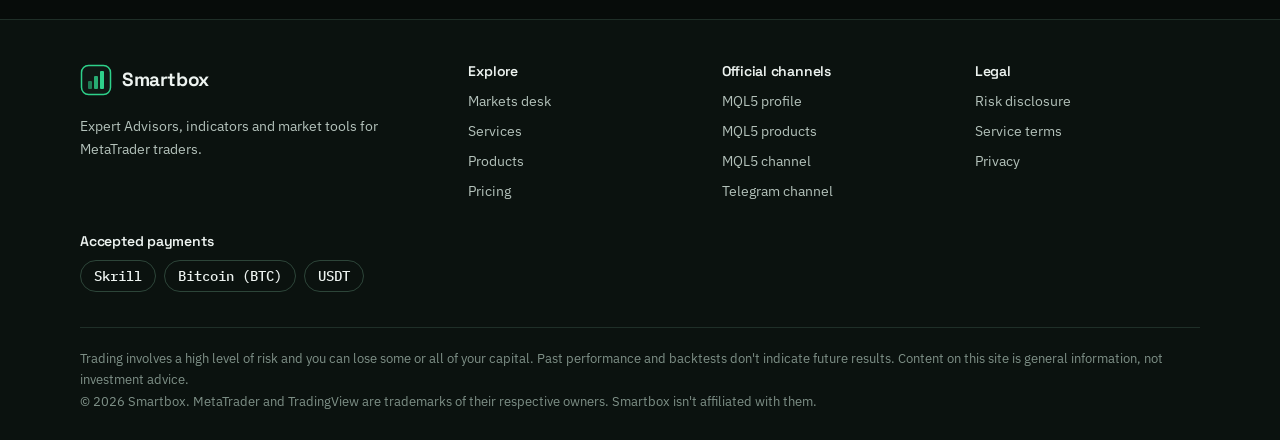
<file: legal.html>
<!doctype html>
<html lang="en">
<head>
<meta charset="utf-8">
<meta name="viewport" content="width=device-width, initial-scale=1">
<title>Risk, Terms and Privacy | Smartbox</title>
<meta name="description" content="Risk disclosure, service terms and privacy information for Smartbox.">
<meta property="og:title" content="Risk, Terms and Privacy | Smartbox">
<meta property="og:description" content="Risk disclosure, service terms and privacy information for Smartbox.">
<meta property="og:type" content="website">
<meta name="theme-color" content="#070c0a">
<link rel="icon" href="assets/favicon.svg" type="image/svg+xml">
<link rel="preconnect" href="https://fonts.googleapis.com">
<link rel="preconnect" href="https://fonts.gstatic.com" crossorigin>
<link href="https://fonts.googleapis.com/css2?family=IBM+Plex+Mono:wght@400;500;600&family=IBM+Plex+Sans:wght@400;500;600&family=Space+Grotesk:wght@500;600;700&display=swap" rel="stylesheet">
<link rel="stylesheet" href="assets/style.css">
</head>
<body>
<a class="skip" href="#main">Skip to content</a>
<header class="site-header">
  <div class="wrap-wide" style="position:relative">
    <nav class="nav" aria-label="Main">
      <a class="brand" href="index.html" aria-label="Smartbox home"><svg viewBox="0 0 32 32" aria-hidden="true"><rect x="1.5" y="1.5" width="29" height="29" rx="7" fill="#0f1814" stroke="#2ed18a" stroke-width="1.5"/><rect x="8" y="17" width="4" height="8" rx="1" fill="#2ed18a" opacity=".55"/><rect x="14" y="12" width="4" height="13" rx="1" fill="#2ed18a" opacity=".8"/><rect x="20" y="7" width="4" height="18" rx="1" fill="#2ed18a"/></svg><span>Smartbox</span></a>
      <button class="menu-toggle" type="button" aria-expanded="false">Menu</button>
      <div class="nav-links">
        <a href="markets.html">Markets</a>
        <a href="index.html#services">Services</a>
        <a href="index.html#products">Products</a>
        <a href="index.html#pricing">Pricing</a>
        <a href="index.html#about">About</a>
        <a href="index.html#reviews">Reviews</a>
        <a href="index.html#faq">FAQ</a>
        <a href="index.html#contact">Contact</a>
        <a class="btn btn-primary" href="https://t.me/SmartTrading_IA" target="_blank" rel="noopener">Join on Telegram</a>
      </div>
    </nav>
  </div>
</header>

<main id="main" class="wrap legal">
  <p class="eyebrow">Legal</p>
  <h1>Risk, terms and privacy</h1>
  <p>Last updated: 5 November 2026</p>

  <h2 id="risk">Risk disclosure</h2>
  <p>Trading Forex, gold, CFDs, stocks and other leveraged or volatile products carries a high level of risk and may not be suitable for everyone. You can lose some or all of your capital. Only trade with money you can afford to lose, and get independent advice if you're unsure.</p>
  <p>Backtests and hypothetical results are simulations. They have limits, can't account for all real trading conditions and don't predict future results. Spreads, slippage, broker conditions and connection problems can change outcomes.</p>

  <h2 id="no-advice">Not investment advice</h2>
  <p>Content on this site, including market analysis, news headlines, products and educational material, is general information. It doesn't consider your objectives or finances and isn't a recommendation to buy or sell any instrument. You're responsible for your own trading decisions.</p>
  <p>Smartbox isn't a broker. It doesn't accept deposits, hold client funds or trade on your behalf. Check the rules that apply in your country before using trading products or services.</p>

  <h2 id="terms">Service terms</h2>
  <ul>
    <li>Package prices are starting points in US dollars. The exact deliverables, timing, final price and refund conditions are confirmed in writing before payment.</li>
    <li>Service packages can be paid by Skrill, Bitcoin or USDT. Payment details are provided only after the written confirmation, in your MQL5 conversation with Smartbox.</li>
    <li>Crypto transfers are generally irreversible. Check the address and network before sending. The amount due and any fees are confirmed before payment.</li>
    <li>No service guarantees profits, a prop firm pass, funding or uninterrupted VPS or platform operation.</li>
    <li>Products sold on the MQL5 Market are also subject to MQL5's own rules and terms.</li>
    <li>You should test any EA or indicator on a demo account before using it with real money.</li>
  </ul>

  <h2 id="data">Market data and news</h2>
  <p>Charts, quotes, the heatmap and the economic calendar are provided by TradingView and may be delayed or inaccurate. Confirm prices with your broker. Headlines come from third-party public feeds, link to the original publisher and remain the responsibility of that publisher.</p>

  <h2 id="privacy">Privacy</h2>
  <p>This site has no user accounts or analytics of its own. The enquiry tool runs in your browser and doesn't send or store what you type. If you contact Smartbox through MQL5 or Telegram, those platforms' privacy policies also apply. Skrill's privacy policy applies to Skrill payments, and Bitcoin and USDT transfers are recorded on public blockchains.</p>
  <p>The site loads content from third parties, including TradingView and Google Fonts, and is hosted on GitHub Pages. These providers may receive technical data such as your IP address and may use cookies under their own policies.</p>

  <h2 id="contact">Contact</h2>
  <p>Ahmad Bin Fawzi Bin Al-akhdar Al-fazai (Smartbox), Tunisia. <a href="https://www.mql5.com/en/users/smartbox" target="_blank" rel="noopener">Message on MQL5</a>.</p>
</main>

<footer class="site-footer">
  <div class="wrap">
    <div class="footer-grid">
      <div>
        <a class="brand" href="index.html"><svg viewBox="0 0 32 32" aria-hidden="true"><rect x="1.5" y="1.5" width="29" height="29" rx="7" fill="#0f1814" stroke="#2ed18a" stroke-width="1.5"/><rect x="8" y="17" width="4" height="8" rx="1" fill="#2ed18a" opacity=".55"/><rect x="14" y="12" width="4" height="13" rx="1" fill="#2ed18a" opacity=".8"/><rect x="20" y="7" width="4" height="18" rx="1" fill="#2ed18a"/></svg><span>Smartbox</span></a>
        <p style="margin-top:12px;max-width:38ch">Expert Advisors, indicators and market tools for MetaTrader traders.</p>
      </div>
      <div><h3>Explore</h3><ul><li><a href="markets.html">Markets desk</a></li><li><a href="index.html#services">Services</a></li><li><a href="index.html#products">Products</a></li><li><a href="index.html#pricing">Pricing</a></li></ul></div>
      <div><h3>Official channels</h3><ul><li><a href="https://www.mql5.com/en/users/smartbox" target="_blank" rel="noopener">MQL5 profile</a></li><li><a href="https://www.mql5.com/en/users/smartbox/seller" target="_blank" rel="noopener">MQL5 products</a></li><li><a href="https://www.mql5.com/en/channels/smarttradingai" target="_blank" rel="noopener">MQL5 channel</a></li><li><a href="https://t.me/SmartTrading_IA" target="_blank" rel="noopener">Telegram channel</a></li></ul></div>
      <div><h3>Legal</h3><ul><li><a href="legal.html#risk">Risk disclosure</a></li><li><a href="legal.html#terms">Service terms</a></li><li><a href="legal.html#privacy">Privacy</a></li></ul></div>
    </div>
    <div style="margin-top:24px"><h3>Accepted payments</h3><ul class="pay-list"><li>Skrill</li><li>Bitcoin (BTC)</li><li>USDT</li></ul></div>
    <p class="footer-risk">Trading involves a high level of risk and you can lose some or all of your capital. Past performance and backtests don't indicate future results. Content on this site is general information, not investment advice.<br>© <span data-year>2026</span> Smartbox. MetaTrader and TradingView are trademarks of their respective owners. Smartbox isn't affiliated with them.</p>
  </div>
</footer>
<script src="assets/app.js" defer></script>
</body>
</html>
</file>
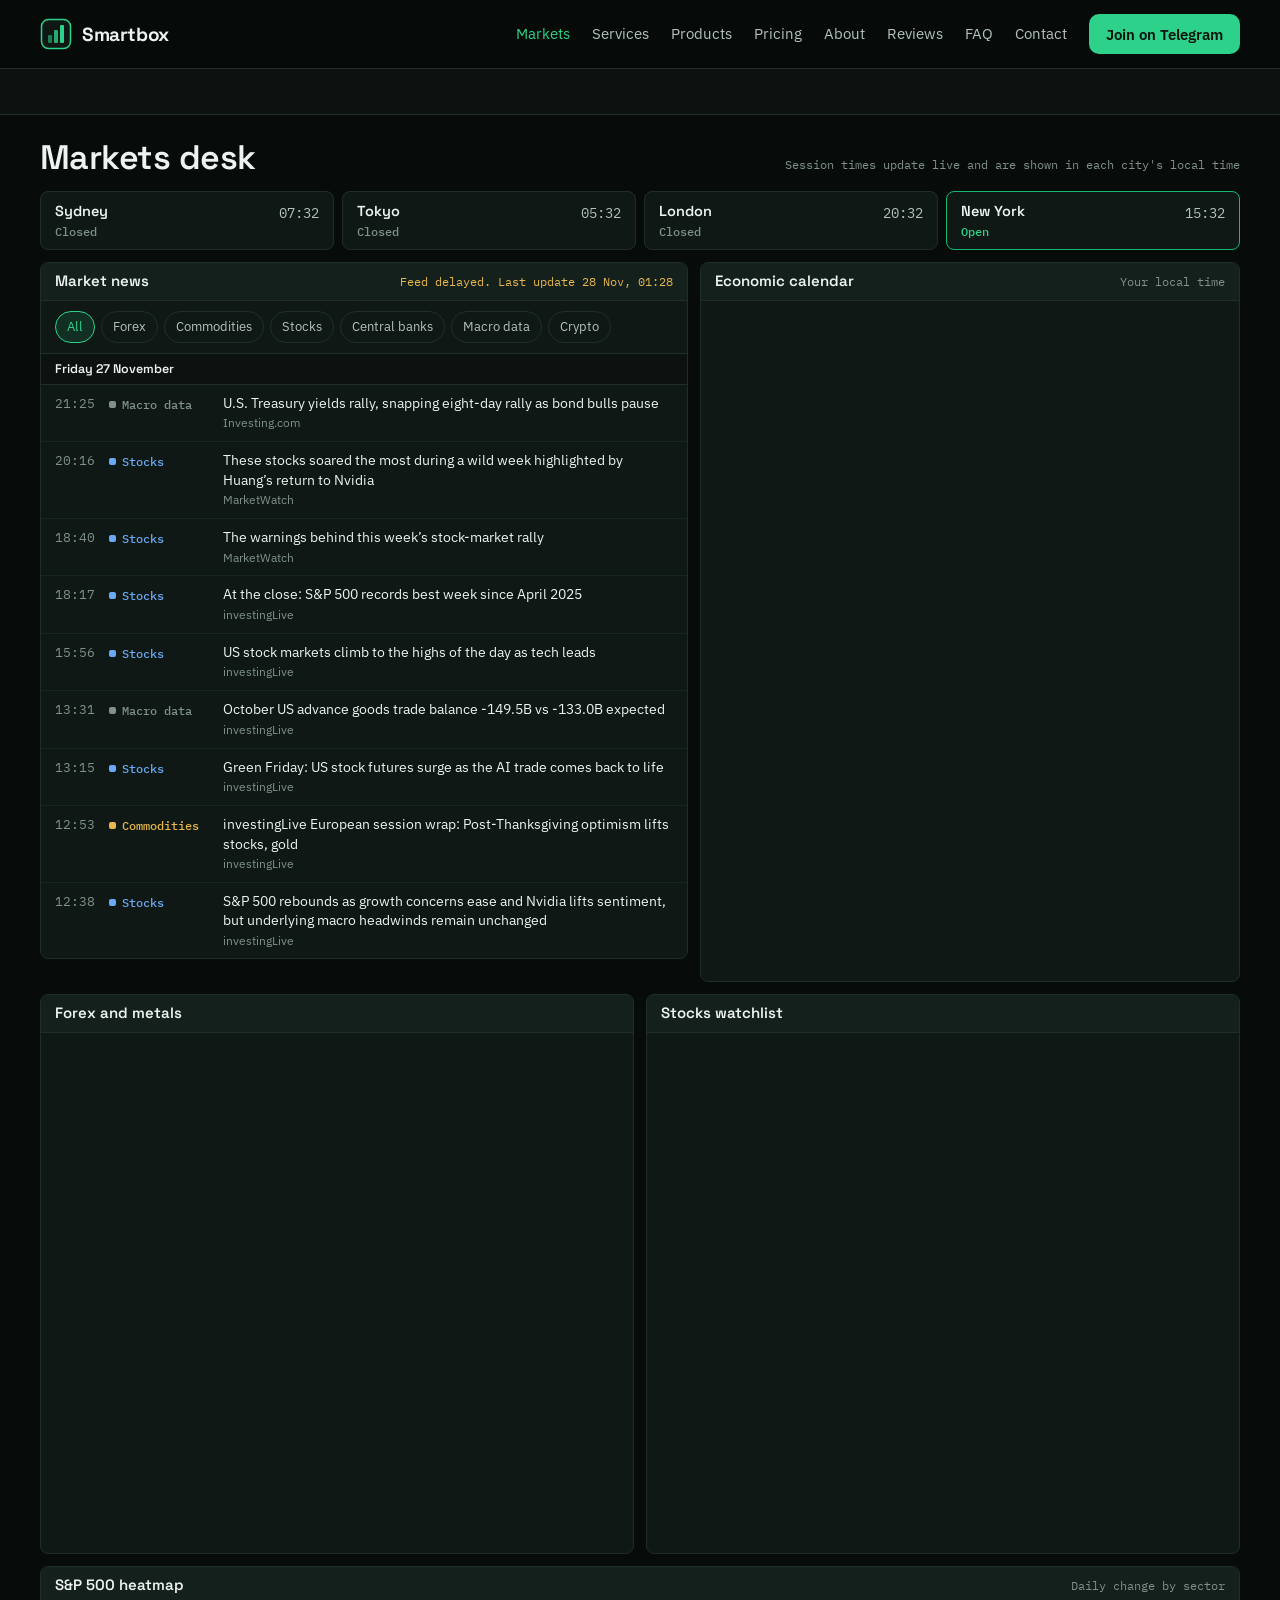
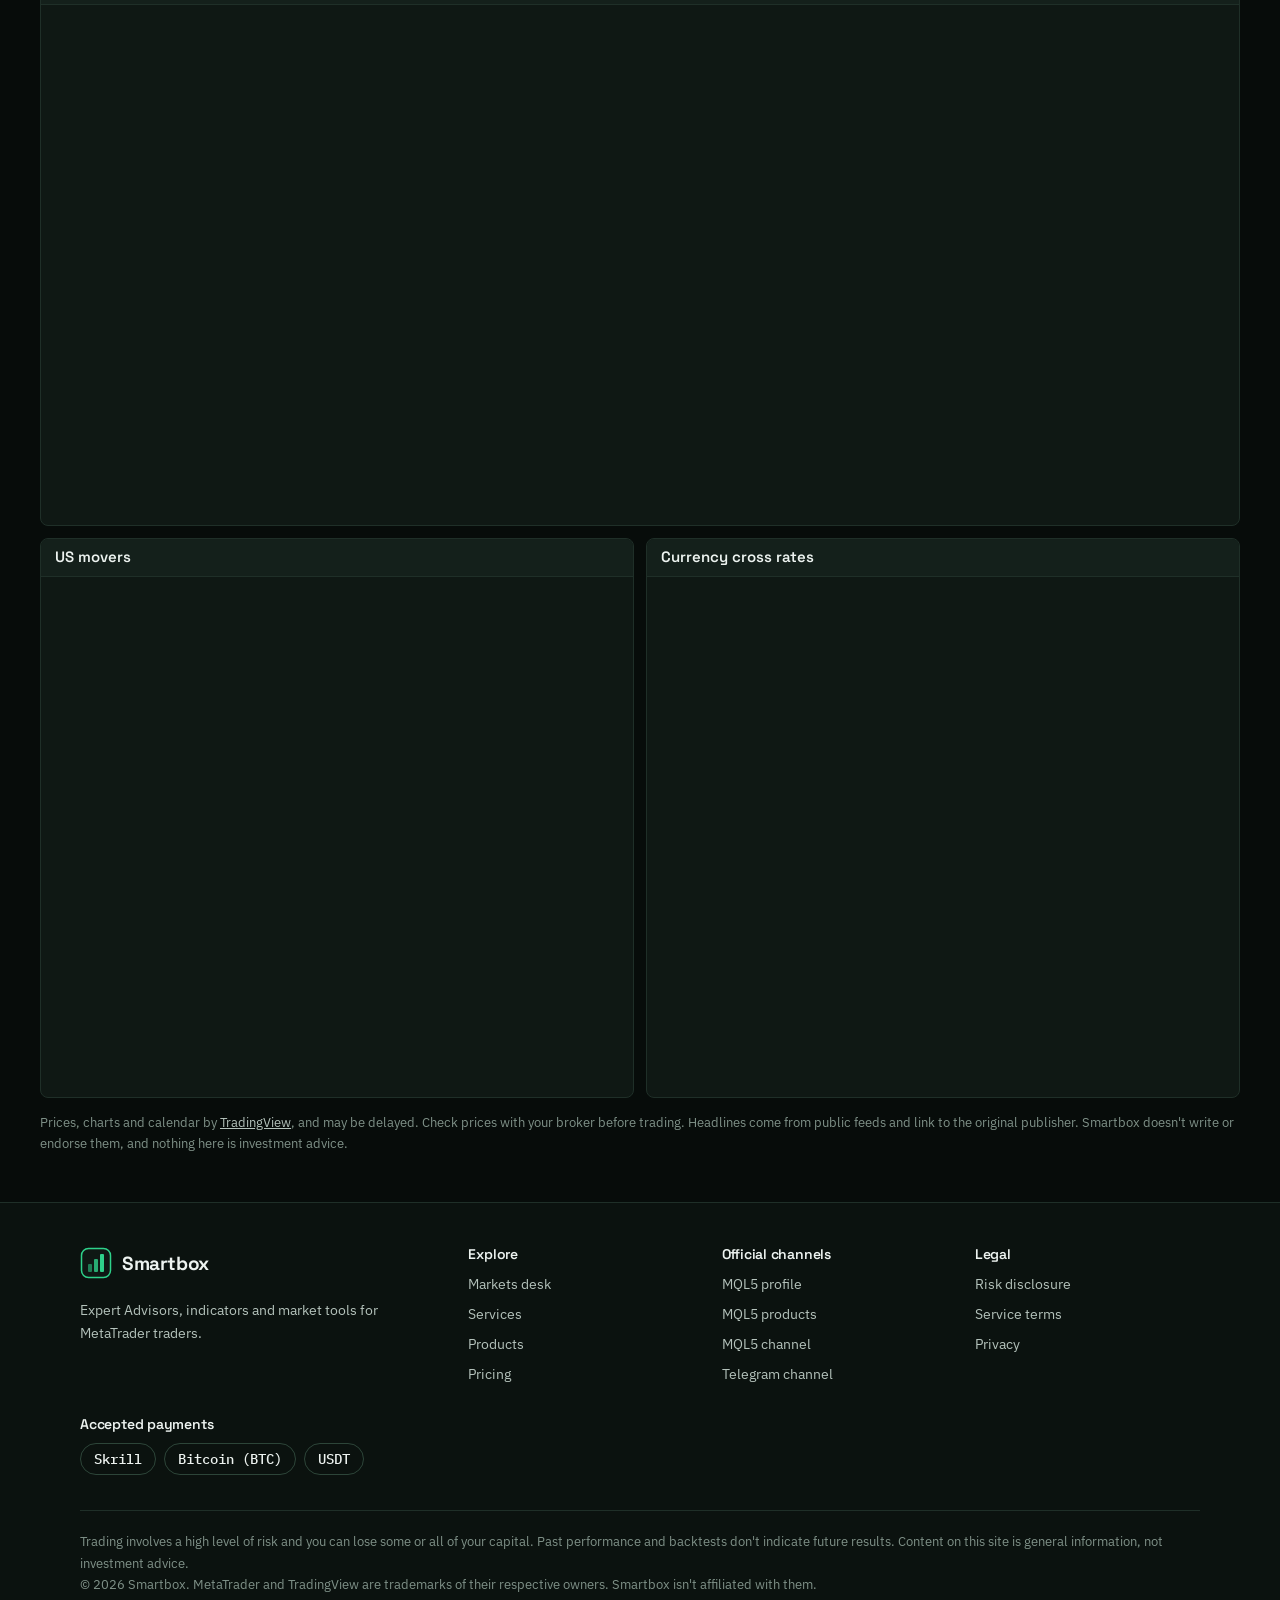
<file: markets.html>
<!doctype html>
<html lang="en">
<head>
<meta charset="utf-8">
<meta name="viewport" content="width=device-width, initial-scale=1">
<title>Markets Desk | Smartbox</title>
<meta name="description" content="Forex and gold prices, stocks, economic calendar and market headlines in one desk.">
<meta property="og:title" content="Markets Desk | Smartbox">
<meta property="og:description" content="Forex and gold prices, stocks, economic calendar and market headlines in one desk.">
<meta property="og:type" content="website">
<meta name="theme-color" content="#070c0a">
<link rel="icon" href="assets/favicon.svg" type="image/svg+xml">
<link rel="preconnect" href="https://fonts.googleapis.com">
<link rel="preconnect" href="https://fonts.gstatic.com" crossorigin>
<link href="https://fonts.googleapis.com/css2?family=IBM+Plex+Mono:wght@400;500;600&family=IBM+Plex+Sans:wght@400;500;600&family=Space+Grotesk:wght@500;600;700&display=swap" rel="stylesheet">
<link rel="stylesheet" href="assets/style.css">
</head>
<body>
<a class="skip" href="#main">Skip to content</a>
<header class="site-header">
  <div class="wrap-wide" style="position:relative">
    <nav class="nav" aria-label="Main">
      <a class="brand" href="index.html" aria-label="Smartbox home"><svg viewBox="0 0 32 32" aria-hidden="true"><rect x="1.5" y="1.5" width="29" height="29" rx="7" fill="#0f1814" stroke="#2ed18a" stroke-width="1.5"/><rect x="8" y="17" width="4" height="8" rx="1" fill="#2ed18a" opacity=".55"/><rect x="14" y="12" width="4" height="13" rx="1" fill="#2ed18a" opacity=".8"/><rect x="20" y="7" width="4" height="18" rx="1" fill="#2ed18a"/></svg><span>Smartbox</span></a>
      <button class="menu-toggle" type="button" aria-expanded="false">Menu</button>
      <div class="nav-links">
        <a href="markets.html" aria-current="page">Markets</a>
        <a href="index.html#services">Services</a>
        <a href="index.html#products">Products</a>
        <a href="index.html#pricing">Pricing</a>
        <a href="index.html#about">About</a>
        <a href="index.html#reviews">Reviews</a>
        <a href="index.html#faq">FAQ</a>
        <a href="index.html#contact">Contact</a>
        <a class="btn btn-primary" href="https://t.me/SmartTrading_IA" target="_blank" rel="noopener">Join on Telegram</a>
      </div>
    </nav>
  </div>
</header>

<div class="ticker" data-widget="ticker" aria-label="Live market prices"></div>

<main id="main" class="wrap-wide" style="padding-bottom:48px">
  <div class="terminal-title">
    <h1>Markets desk</h1>
    <span class="panel-note">Session times update live and are shown in each city's local time</span>
  </div>

  <div class="sessions" data-sessions aria-label="Forex trading sessions"></div>

  <div class="terminal-grid">
    <section class="panel" aria-labelledby="news-title">
      <div class="panel-head"><h2 id="news-title">Market news</h2><span class="panel-note" data-news-updated></span></div>
      <div class="filters" role="group" aria-label="Filter news by category">
        <button class="chip" type="button" data-filter="All" aria-pressed="true">All</button>
        <button class="chip" type="button" data-filter="Forex" aria-pressed="false">Forex</button>
        <button class="chip" type="button" data-filter="Commodities" aria-pressed="false">Commodities</button>
        <button class="chip" type="button" data-filter="Stocks" aria-pressed="false">Stocks</button>
        <button class="chip" type="button" data-filter="Central banks" aria-pressed="false">Central banks</button>
        <button class="chip" type="button" data-filter="Macro data" aria-pressed="false">Macro data</button>
        <button class="chip" type="button" data-filter="Crypto" aria-pressed="false">Crypto</button>
      </div>
      <ul class="news-list" data-news="40"><li class="news-empty">Loading headlines…</li></ul>
    </section>

    <section class="panel" aria-labelledby="calendar-title">
      <div class="panel-head"><h2 id="calendar-title">Economic calendar</h2><span class="panel-note">Your local time</span></div>
      <div class="panel-body h-lg" data-widget="calendar"></div>
    </section>
  </div>

  <div class="terminal-lower">
    <section class="panel" aria-labelledby="forex-title">
      <div class="panel-head"><h2 id="forex-title">Forex and metals</h2></div>
      <div class="panel-body h-md" data-widget="forex"></div>
    </section>
    <section class="panel" aria-labelledby="stocks-title">
      <div class="panel-head"><h2 id="stocks-title">Stocks watchlist</h2></div>
      <div class="panel-body h-md" data-widget="stocks"></div>
    </section>
  </div>

  <div class="terminal-full">
    <section class="panel" aria-labelledby="heatmap-title">
      <div class="panel-head"><h2 id="heatmap-title">S&amp;P 500 heatmap</h2><span class="panel-note">Daily change by sector</span></div>
      <div class="panel-body h-md" data-widget="heatmap"></div>
    </section>
  </div>

  <div class="terminal-lower">
    <section class="panel" aria-labelledby="movers-title">
      <div class="panel-head"><h2 id="movers-title">US movers</h2></div>
      <div class="panel-body h-md" data-widget="movers"></div>
    </section>
    <section class="panel" aria-labelledby="cross-title">
      <div class="panel-head"><h2 id="cross-title">Currency cross rates</h2></div>
      <div class="panel-body h-md" data-widget="crossRates"></div>
    </section>
  </div>

  <p class="data-credit">Prices, charts and calendar by <a href="https://www.tradingview.com/" target="_blank" rel="noopener">TradingView</a>, and may be delayed. Check prices with your broker before trading. Headlines come from public feeds and link to the original publisher. Smartbox doesn't write or endorse them, and nothing here is investment advice.</p>
</main>

<footer class="site-footer">
  <div class="wrap">
    <div class="footer-grid">
      <div>
        <a class="brand" href="index.html"><svg viewBox="0 0 32 32" aria-hidden="true"><rect x="1.5" y="1.5" width="29" height="29" rx="7" fill="#0f1814" stroke="#2ed18a" stroke-width="1.5"/><rect x="8" y="17" width="4" height="8" rx="1" fill="#2ed18a" opacity=".55"/><rect x="14" y="12" width="4" height="13" rx="1" fill="#2ed18a" opacity=".8"/><rect x="20" y="7" width="4" height="18" rx="1" fill="#2ed18a"/></svg><span>Smartbox</span></a>
        <p style="margin-top:12px;max-width:38ch">Expert Advisors, indicators and market tools for MetaTrader traders.</p>
      </div>
      <div><h3>Explore</h3><ul><li><a href="markets.html">Markets desk</a></li><li><a href="index.html#services">Services</a></li><li><a href="index.html#products">Products</a></li><li><a href="index.html#pricing">Pricing</a></li></ul></div>
      <div><h3>Official channels</h3><ul><li><a href="https://www.mql5.com/en/users/smartbox" target="_blank" rel="noopener">MQL5 profile</a></li><li><a href="https://www.mql5.com/en/users/smartbox/seller" target="_blank" rel="noopener">MQL5 products</a></li><li><a href="https://www.mql5.com/en/channels/smarttradingai" target="_blank" rel="noopener">MQL5 channel</a></li><li><a href="https://t.me/SmartTrading_IA" target="_blank" rel="noopener">Telegram channel</a></li></ul></div>
      <div><h3>Legal</h3><ul><li><a href="legal.html#risk">Risk disclosure</a></li><li><a href="legal.html#terms">Service terms</a></li><li><a href="legal.html#privacy">Privacy</a></li></ul></div>
    </div>
    <div style="margin-top:24px"><h3>Accepted payments</h3><ul class="pay-list"><li>Skrill</li><li>Bitcoin (BTC)</li><li>USDT</li></ul></div>
    <p class="footer-risk">Trading involves a high level of risk and you can lose some or all of your capital. Past performance and backtests don't indicate future results. Content on this site is general information, not investment advice.<br>© <span data-year>2026</span> Smartbox. MetaTrader and TradingView are trademarks of their respective owners. Smartbox isn't affiliated with them.</p>
  </div>
</footer>
<script src="assets/app.js" defer></script>
</body>
</html>
</file>
<file: assets/style.css>
:root {
  --bg: #070c0a;
  --bg-raised: #0b120f;
  --surface: #0f1814;
  --surface-2: #14201b;
  --line: #1f2f28;
  --line-strong: #2d4539;
  --text: #edf3f0;
  --text-2: #b4c2bb;
  --text-3: #7f9188;
  --accent: #2ed18a;
  --accent-strong: #14b872;
  --accent-ink: #04140c;
  --accent-soft: rgba(46, 209, 138, 0.12);
  --up: #2ed18a;
  --down: #f0616d;
  --amber: #e7b64c;
  --blue: #6aa9f5;
  --violet: #a993f0;
  --radius: 14px;
  --radius-sm: 8px;
  --gutter: clamp(16px, 4vw, 40px);
  --font-head: 'Space Grotesk', system-ui, sans-serif;
  --font-body: 'IBM Plex Sans', system-ui, sans-serif;
  --font-mono: 'IBM Plex Mono', ui-monospace, monospace;
}

*, *::before, *::after { box-sizing: border-box; }
html { scroll-behavior: smooth; scroll-padding-top: 88px; -webkit-text-size-adjust: 100%; }
body {
  margin: 0;
  background: var(--bg);
  color: var(--text-2);
  font: 400 16px/1.65 var(--font-body);
  overflow-x: hidden;
}
h1, h2, h3, h4 { color: var(--text); font-family: var(--font-head); font-weight: 600; line-height: 1.12; margin: 0; letter-spacing: -0.015em; }
p { margin: 0; }
a { color: var(--accent); }
ul { margin: 0; padding: 0; list-style: none; }
button, input, select, textarea { font: inherit; }
:focus-visible { outline: 2px solid var(--accent); outline-offset: 2px; }
.mono { font-family: var(--font-mono); }
.wrap { width: min(1200px, 100%); margin-inline: auto; padding-inline: var(--gutter); }
.wrap-wide { width: min(1440px, 100%); margin-inline: auto; padding-inline: var(--gutter); }
.skip { position: absolute; left: -999px; top: 8px; background: var(--accent); color: var(--accent-ink); padding: 8px 12px; border-radius: 6px; z-index: 100; }
.skip:focus { left: 8px; }

/* Header */
.site-header { position: sticky; top: 0; z-index: 50; background: rgba(7, 12, 10, 0.92); backdrop-filter: blur(12px); border-bottom: 1px solid var(--line); }
.nav { display: flex; align-items: center; gap: 24px; min-height: 68px; }
.brand { display: inline-flex; align-items: center; gap: 10px; color: var(--text); font: 700 19px var(--font-head); text-decoration: none; letter-spacing: -0.02em; }
.brand svg { width: 32px; height: 32px; flex: none; }
.nav-links { display: flex; align-items: center; gap: 22px; margin-left: auto; }
.nav-links a { color: var(--text-2); text-decoration: none; font-size: 14.5px; white-space: nowrap; }
.nav-links a:hover, .nav-links a[aria-current] { color: var(--accent); }
.menu-toggle { display: none; margin-left: auto; background: none; border: 1px solid var(--line-strong); color: var(--text); border-radius: var(--radius-sm); padding: 7px 12px; cursor: pointer; }

/* Buttons */
.btn { display: inline-flex; align-items: center; justify-content: center; gap: 8px; min-height: 44px; padding: 10px 20px; border-radius: 10px; border: 1px solid transparent; font: 600 15px var(--font-body); text-decoration: none; cursor: pointer; transition: background 0.15s, border-color 0.15s; }
.btn-primary { background: var(--accent); color: var(--accent-ink); }
.btn-primary:hover { background: #4be0a0; }
.btn-ghost { border-color: var(--line-strong); color: var(--text); background: transparent; }
.btn-ghost:hover { border-color: var(--accent); }
.nav-links .btn-primary { color: var(--accent-ink); min-height: 40px; padding: 8px 16px; }
.nav-links .btn-primary:hover { color: var(--accent-ink); }

/* Ticker */
.ticker { height: 46px; border-bottom: 1px solid var(--line); background: var(--bg-raised); overflow: hidden; }

/* Hero */
.hero { padding: clamp(40px, 6vw, 80px) 0 clamp(48px, 6vw, 88px); background: radial-gradient(900px 480px at 85% 0%, rgba(46, 209, 138, 0.10), transparent 70%); }
.hero-grid { display: grid; grid-template-columns: minmax(0, 1fr) minmax(0, 1.1fr); gap: clamp(28px, 4vw, 56px); align-items: center; }
.eyebrow { font: 500 12.5px var(--font-mono); letter-spacing: 0.14em; text-transform: uppercase; color: var(--accent); }
.hero h1 { font-size: clamp(38px, 5.4vw, 66px); margin: 16px 0 20px; }
.hero h1 em { font-style: normal; color: var(--accent); }
.hero p.lead { font-size: clamp(16.5px, 1.5vw, 18.5px); max-width: 56ch; }
.hero-actions { display: flex; flex-wrap: wrap; gap: 12px; margin-top: 28px; }
.trust-row { display: flex; flex-wrap: wrap; gap: 8px 22px; margin-top: 28px; font-size: 14px; color: var(--text-3); }
.trust-row a { color: var(--text-2); }
.chart-card { background: var(--bg-raised); border: 1px solid var(--line-strong); border-radius: var(--radius); overflow: hidden; }
.chart-tabs { display: flex; flex-wrap: wrap; gap: 6px; align-items: center; padding: 10px 12px; border-bottom: 1px solid var(--line); }
.chart-tabs .live { margin-left: auto; font: 500 12px var(--font-mono); color: var(--text-3); }
.chart-host { height: clamp(320px, 38vw, 470px); }
.chip { background: transparent; border: 1px solid var(--line); color: var(--text-2); border-radius: 999px; padding: 6px 13px; font-size: 13.5px; cursor: pointer; min-height: 34px; }
.chip:hover { border-color: var(--line-strong); color: var(--text); }
.chip[aria-pressed='true'] { background: var(--accent-soft); border-color: var(--accent); color: var(--accent); }

/* Sections */
.section { padding: clamp(56px, 7vw, 96px) 0; }
.section-alt { background: var(--bg-raised); border-block: 1px solid var(--line); }
.section-head { max-width: 720px; margin-bottom: clamp(28px, 4vw, 44px); }
.section-head.center { margin-inline: auto; text-align: center; }
.section-head h2 { font-size: clamp(29px, 3.6vw, 44px); margin: 10px 0 12px; }
.card { background: var(--surface); border: 1px solid var(--line); border-radius: var(--radius); padding: 24px; }
.grid-4 { display: grid; grid-template-columns: repeat(4, minmax(0, 1fr)); gap: 16px; }
.grid-3 { display: grid; grid-template-columns: repeat(3, minmax(0, 1fr)); gap: 16px; }
.grid-2 { display: grid; grid-template-columns: repeat(2, minmax(0, 1fr)); gap: 16px; }

/* Market desk */
.desk-grid { display: grid; grid-template-columns: minmax(0, 1.25fr) minmax(0, 1fr); gap: 16px; align-items: start; }
.terminal-grid { display: grid; grid-template-columns: minmax(0, 1.2fr) minmax(0, 1fr); gap: 12px; align-items: start; }
.terminal-lower { display: grid; grid-template-columns: minmax(0, 1fr) minmax(0, 1fr); gap: 12px; margin-top: 12px; }
.terminal-full { margin-top: 12px; }
.panel { background: var(--surface); border: 1px solid var(--line); border-radius: var(--radius-sm); overflow: hidden; min-width: 0; }
.panel-head { display: flex; flex-wrap: wrap; align-items: center; justify-content: space-between; gap: 6px 12px; padding: 10px 14px; background: var(--surface-2); border-bottom: 1px solid var(--line); }
.panel-head h2, .panel-head h3 { font-size: 15px; letter-spacing: 0; }
.panel-note { font: 400 12px var(--font-mono); color: var(--text-3); }
.panel-note.is-stale { color: var(--amber); }
.panel-body { position: relative; }
.h-sm { height: 360px; } .h-md { height: 520px; } .h-lg { height: 680px; }
.filters { display: flex; flex-wrap: wrap; gap: 6px; padding: 10px 14px; border-bottom: 1px solid var(--line); }
.filters .chip { padding: 4px 11px; min-height: 30px; font-size: 13px; }
.news-list { max-height: 680px; overflow-y: auto; }
.news-list.compact { max-height: none; }
.news-day { padding: 7px 14px; background: var(--bg-raised); border-block: 1px solid var(--line); color: var(--text); font: 600 12.5px var(--font-head); }
.news-day:first-child { border-top: 0; }
.news-row { display: grid; grid-template-columns: 44px 104px minmax(0, 1fr); column-gap: 10px; padding: 9px 14px; border-bottom: 1px solid rgba(31, 47, 40, 0.6); align-items: baseline; font-size: 14px; line-height: 1.4; }
.news-row:hover { background: var(--surface-2); }
.news-row time { font-size: 12.5px; color: var(--text-3); }
.news-row a { color: var(--text); text-decoration: none; }
.news-row a:hover { color: var(--accent); text-decoration: underline; }
.news-source { grid-column: 3; font-size: 12px; color: var(--text-3); margin-top: 2px; }
.news-empty { padding: 28px 14px; text-align: center; color: var(--text-3); font-size: 14px; }
.tag { --tag: var(--text-3); display: inline-flex; align-items: center; gap: 6px; font: 500 11.5px var(--font-mono); color: var(--tag); white-space: nowrap; }
.tag::before { content: ''; width: 7px; height: 7px; border-radius: 2px; background: var(--tag); flex: none; }
.tag[data-category='Forex'] { --tag: var(--accent); }
.tag[data-category='Commodities'] { --tag: var(--amber); }
.tag[data-category='Stocks'] { --tag: var(--blue); }
.tag[data-category='Central banks'] { --tag: var(--down); }
.tag[data-category='Crypto'] { --tag: var(--violet); }
.sessions { display: grid; grid-template-columns: repeat(4, minmax(0, 1fr)); gap: 8px; margin-bottom: 12px; }
.session { display: grid; grid-template-columns: 1fr auto; gap: 0 10px; background: var(--surface); border: 1px solid var(--line); border-radius: var(--radius-sm); padding: 10px 14px; font-size: 14px; }
.session strong { color: var(--text); font: 600 14.5px var(--font-head); }
.session .mono { color: var(--text-2); font-size: 13.5px; text-align: right; }
.session-status { grid-column: 1 / -1; font: 500 11.5px var(--font-mono); color: var(--text-3); }
.session.is-open { border-color: var(--accent-strong); }
.session.is-open .session-status { color: var(--accent); }
.terminal-title { display: flex; flex-wrap: wrap; align-items: baseline; justify-content: space-between; gap: 6px 20px; padding: 24px 0 14px; }
.terminal-title h1 { font-size: clamp(26px, 3vw, 34px); }
.data-credit { margin-top: 14px; font-size: 13px; color: var(--text-3); }
.data-credit a { color: var(--text-2); }
.widget-fallback { padding: 22px 16px; font-size: 14px; color: var(--text-3); }
.tradingview-widget-container { width: 100%; }

/* Services */
.service { display: flex; flex-direction: column; gap: 10px; }
.service-icon { width: 38px; height: 38px; display: grid; place-items: center; background: var(--accent-soft); border-radius: 10px; color: var(--accent); }
.service-icon svg { width: 20px; height: 20px; }
.service h3 { font-size: 18.5px; }
.service p { font-size: 14.5px; }
.ticks { display: grid; gap: 7px; font-size: 14px; }
.ticks li { position: relative; padding-left: 21px; }
.ticks li::before { content: ''; position: absolute; left: 2px; top: 6px; width: 10px; height: 6px; border-left: 2px solid var(--accent); border-bottom: 2px solid var(--accent); transform: rotate(-45deg); }
.note { font-size: 13px; color: var(--text-3); border-top: 1px solid var(--line); padding-top: 10px; margin-top: auto; }

/* Process */
.steps { display: grid; grid-template-columns: repeat(4, minmax(0, 1fr)); gap: 16px; counter-reset: step; }
.step { border-top: 2px solid var(--accent); padding-top: 14px; counter-increment: step; }
.step::before { content: 'STEP 0' counter(step); font: 500 12px var(--font-mono); color: var(--accent); letter-spacing: 0.1em; }
.step h3 { font-size: 18px; margin: 8px 0; }
.step p { font-size: 14.5px; }

/* Products */
.product { display: flex; flex-direction: column; gap: 10px; }
.product-meta { display: flex; flex-wrap: wrap; gap: 6px 12px; font: 500 12.5px var(--font-mono); color: var(--text-3); }
.product h3 { font-size: 19px; }
.product p { font-size: 14.5px; flex: 1; }
.price-tag { color: var(--accent); }
.text-link { font-weight: 600; font-size: 14.5px; text-decoration: none; }
.text-link:hover { text-decoration: underline; }
.fine { margin-top: 16px; font-size: 13px; color: var(--text-3); }

/* Pricing */
.pricing { display: grid; grid-template-columns: repeat(3, minmax(0, 1fr)); gap: 16px; align-items: stretch; }
.plan { display: flex; flex-direction: column; gap: 18px; position: relative; }
.plan-name { font: 600 13px var(--font-mono); letter-spacing: 0.14em; color: var(--accent); }
.plan-price { font: 700 48px/1 var(--font-head); color: var(--text); letter-spacing: -0.02em; }
.plan .ticks { flex: 1; font-size: 14.5px; }
.plan.featured { border-color: var(--accent); background: linear-gradient(180deg, rgba(46, 209, 138, 0.07), var(--surface) 40%); }
.badge { position: absolute; top: -12px; left: 24px; background: var(--accent); color: var(--accent-ink); border-radius: 999px; padding: 3px 11px; font: 600 11px var(--font-mono); letter-spacing: 0.06em; }
.payments { display: grid; grid-template-columns: minmax(0, 1fr) minmax(0, 1.4fr); gap: 16px 32px; align-items: center; margin-top: 20px; padding: 20px 24px; background: var(--surface); border: 1px solid var(--line); border-radius: var(--radius); font-size: 14.5px; }
.payments h3 { font-size: 17px; margin-bottom: 12px; }
.pay-list { display: flex; flex-wrap: wrap; gap: 8px; }
.pay-list li { padding: 6px 13px; border: 1px solid var(--line-strong); border-radius: 999px; color: var(--text); font: 500 13.5px var(--font-mono); }
.terms-box { margin-top: 20px; padding: 14px 18px; border: 1px solid var(--line); border-radius: var(--radius-sm); font-size: 14px; }

/* About + reviews */
.about-grid { display: grid; grid-template-columns: minmax(0, 1.2fr) minmax(0, 1fr); gap: clamp(24px, 4vw, 56px); align-items: start; }
.about-grid h2 { font-size: clamp(29px, 3.6vw, 44px); margin: 10px 0 16px; }
.about-grid p + p { margin-top: 14px; }
.facts { display: grid; gap: 0; }
.facts div { display: grid; gap: 2px; padding: 13px 0; border-bottom: 1px solid var(--line); }
.facts div:last-child { border-bottom: 0; }
.facts dt { font: 500 12px var(--font-mono); color: var(--text-3); }
.facts dd { margin: 0; color: var(--text); font-size: 15px; }
.score { font: 700 52px/1 var(--font-head); color: var(--text); }
.score small { font-size: 20px; color: var(--text-3); font-weight: 500; }
.review-line { display: flex; justify-content: space-between; gap: 12px; padding: 11px 0; border-bottom: 1px solid var(--line); font-size: 14.5px; }
.review-line:last-child { border-bottom: 0; }
.review-line a { color: var(--text); }
.review-line span { color: var(--text-3); white-space: nowrap; font-family: var(--font-mono); font-size: 13px; }

/* FAQ */
.faq { display: grid; gap: 8px; max-width: 840px; margin-inline: auto; }
.faq details { background: var(--surface); border: 1px solid var(--line); border-radius: var(--radius-sm); padding: 0 18px; }
.faq summary { cursor: pointer; padding: 15px 0; color: var(--text); font: 500 16px var(--font-head); }
.faq details p { padding-bottom: 16px; font-size: 15px; }

/* Contact */
.contact-grid { display: grid; grid-template-columns: minmax(0, 1fr) minmax(0, 1.1fr); gap: 16px; align-items: start; }
.contact-option { display: grid; gap: 6px; padding: 18px 0; border-bottom: 1px solid var(--line); }
.contact-option:first-of-type { padding-top: 0; }
.contact-option:last-of-type { border-bottom: 0; }
.contact-option h3 { font-size: 17px; }
.contact-option p { font-size: 14.5px; }
.field { display: grid; gap: 6px; margin-bottom: 14px; font-size: 14px; color: var(--text); }
.field input, .field select, .field textarea { width: 100%; background: var(--bg); color: var(--text); border: 1px solid var(--line-strong); border-radius: var(--radius-sm); padding: 10px 12px; font-size: 16px; }
.field-row { display: grid; grid-template-columns: repeat(2, minmax(0, 1fr)); gap: 12px; }
.form-status { margin-top: 10px; font-size: 14px; color: var(--accent); min-height: 22px; }
[data-enquiry-output] { width: 100%; margin-top: 12px; background: var(--bg); color: var(--text-2); border: 1px solid var(--line); border-radius: var(--radius-sm); padding: 10px; font: 13px var(--font-mono); min-height: 120px; }

/* Risk + footer */
.risk { border: 1px solid rgba(231, 182, 76, 0.4); background: rgba(231, 182, 76, 0.05); border-radius: var(--radius); padding: 22px 24px; font-size: 14.5px; }
.risk h2 { font-size: 18px; color: var(--amber); margin-bottom: 8px; }
.site-footer { border-top: 1px solid var(--line); padding: 44px 0 28px; font-size: 14px; background: var(--bg-raised); }
.footer-grid { display: grid; grid-template-columns: minmax(0, 1.6fr) repeat(3, minmax(0, 1fr)); gap: 28px; }
.site-footer h3 { font-size: 14px; margin-bottom: 10px; }
.site-footer li { margin-bottom: 7px; }
.site-footer li a { color: var(--text-2); text-decoration: none; }
.site-footer li a:hover { color: var(--accent); }
.footer-risk { margin-top: 28px; padding-top: 20px; border-top: 1px solid var(--line); font-size: 13px; color: var(--text-3); }

/* Legal page */
.legal { max-width: 800px; padding-block: clamp(36px, 5vw, 64px); }
.legal h1 { font-size: clamp(32px, 4vw, 44px); margin-bottom: 8px; }
.legal h2 { font-size: 22px; margin: 34px 0 10px; }
.legal p + p { margin-top: 12px; }
.legal ul { list-style: disc; padding-left: 20px; display: grid; gap: 6px; margin-top: 10px; }

@media (max-width: 1100px) {
  .nav-links { position: absolute; top: 100%; left: 0; right: 0; display: none; flex-direction: column; align-items: stretch; gap: 0; padding: 8px var(--gutter) 16px; background: var(--bg-raised); border-bottom: 1px solid var(--line); }
  .nav-links.open { display: flex; }
  .nav-links a { padding: 11px 0; font-size: 16px; }
  .nav-links .btn-primary { margin-top: 8px; }
  .menu-toggle { display: block; }
  .news-list { max-height: 560px; }
  .grid-4, .steps { grid-template-columns: repeat(2, minmax(0, 1fr)); }
  .footer-grid { grid-template-columns: repeat(3, minmax(0, 1fr)); }
  .footer-grid > :first-child { grid-column: 1 / -1; }
}
@media (max-width: 860px) {
  .hero-grid, .desk-grid, .about-grid, .contact-grid, .terminal-grid, .terminal-lower, .grid-3, .pricing, .payments { grid-template-columns: minmax(0, 1fr); }
  .plan.featured { order: -1; }
  .pricing { gap: 22px; }
}
@media (max-width: 640px) {
  .grid-4, .grid-2, .steps, .terminal-grid, .field-row { grid-template-columns: minmax(0, 1fr); }
  .sessions { grid-template-columns: repeat(2, minmax(0, 1fr)); }
  .footer-grid { grid-template-columns: repeat(2, minmax(0, 1fr)); }
  .news-row { grid-template-columns: 44px minmax(0, 1fr); }
  .news-row .tag { grid-column: 2; grid-row: 1; }
  .news-row a { grid-column: 1 / -1; margin-top: 3px; }
  .news-source { grid-column: 1 / -1; }
  .h-lg { height: 560px; }
}
@media (prefers-reduced-motion: reduce) {
  html { scroll-behavior: auto; }
  * { transition: none !important; }
}

@media (min-width: 861px) {
  .service:last-child { grid-column: 1 / -1; }
  .news-list { max-height: 604px; }
}
</file>
